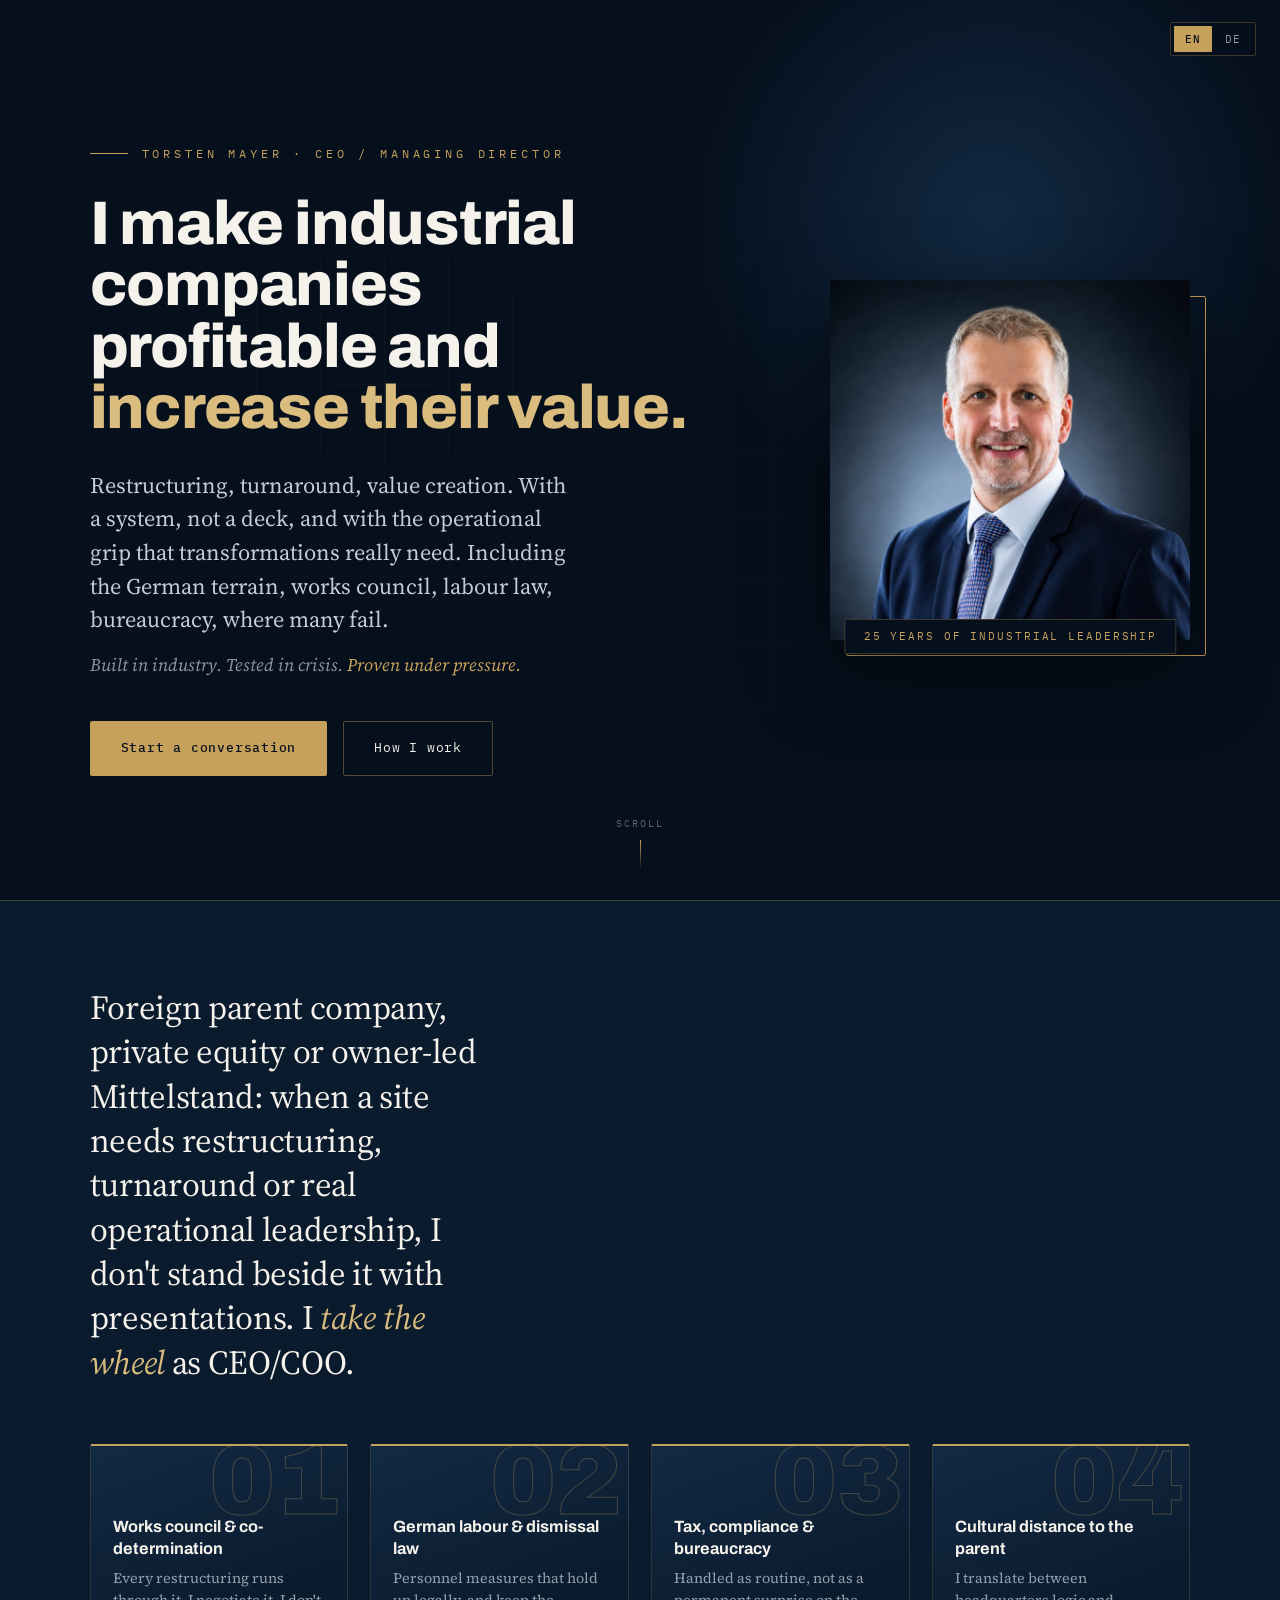
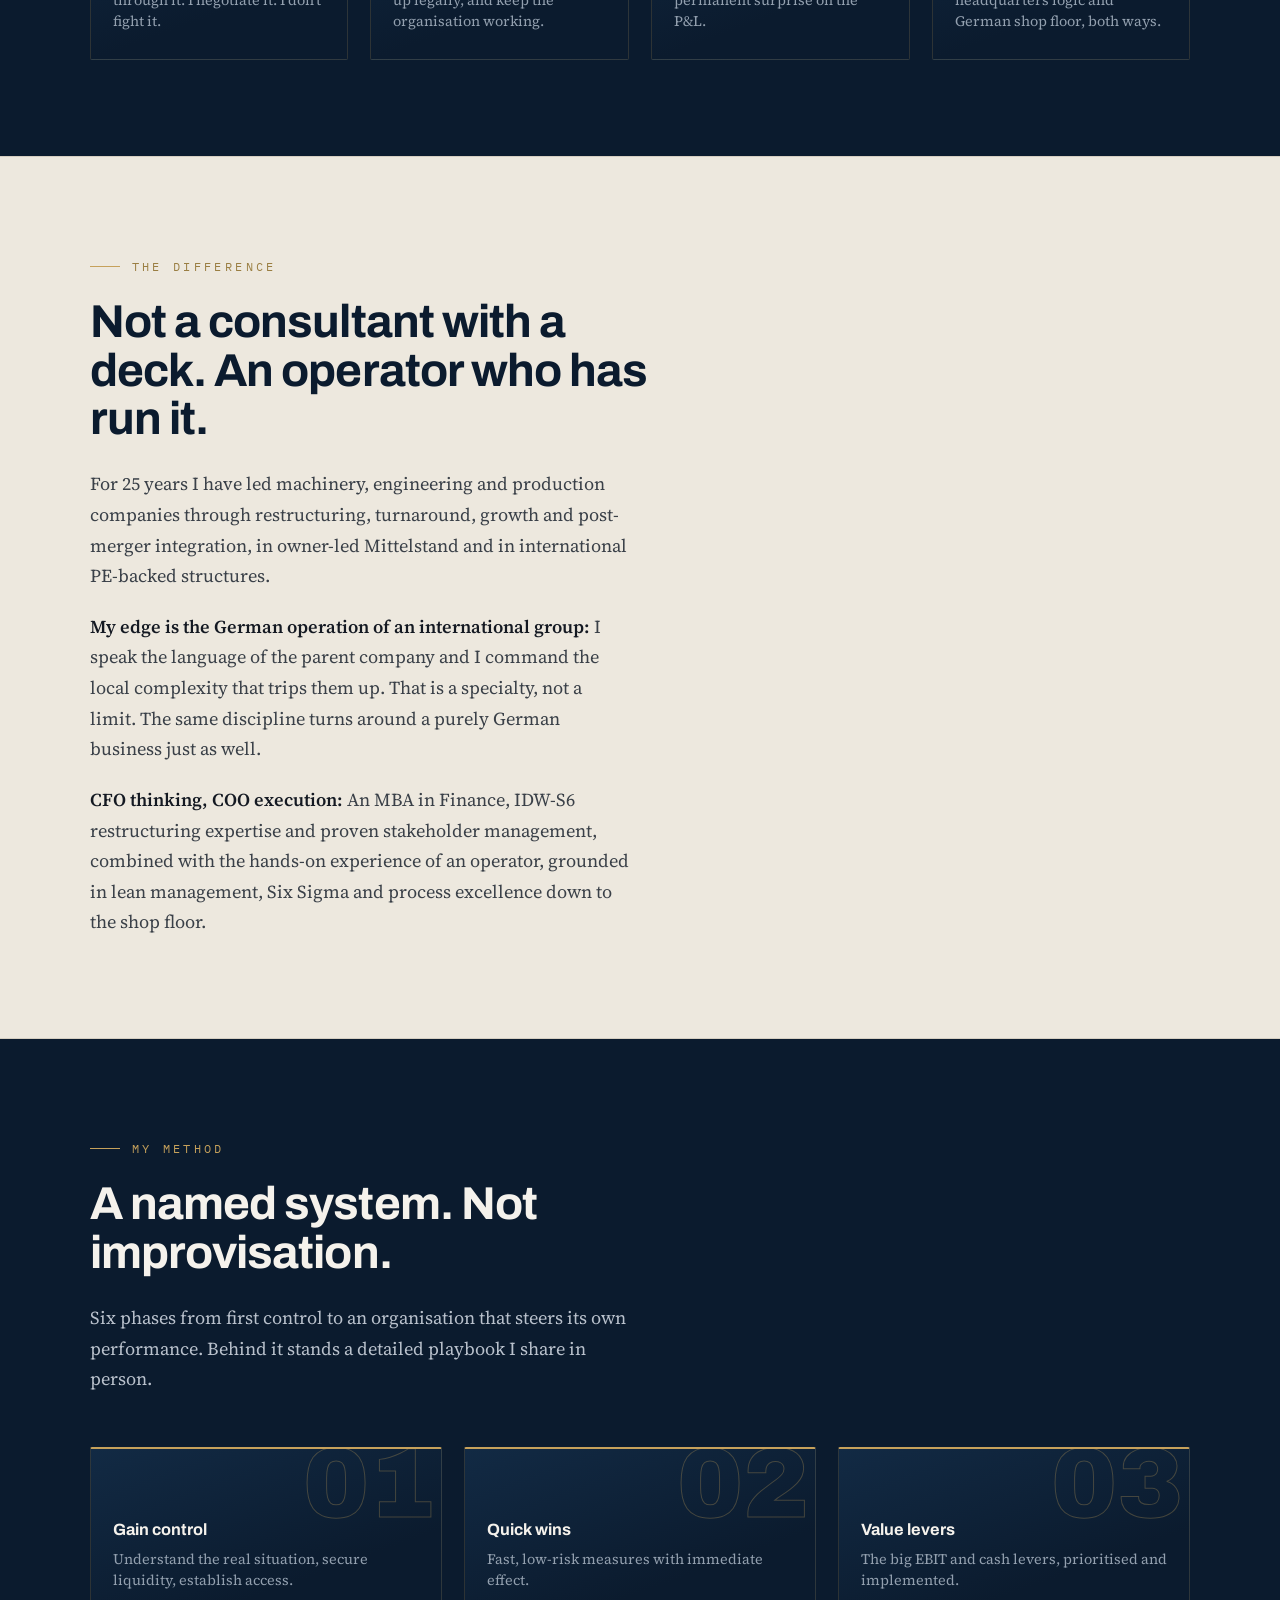
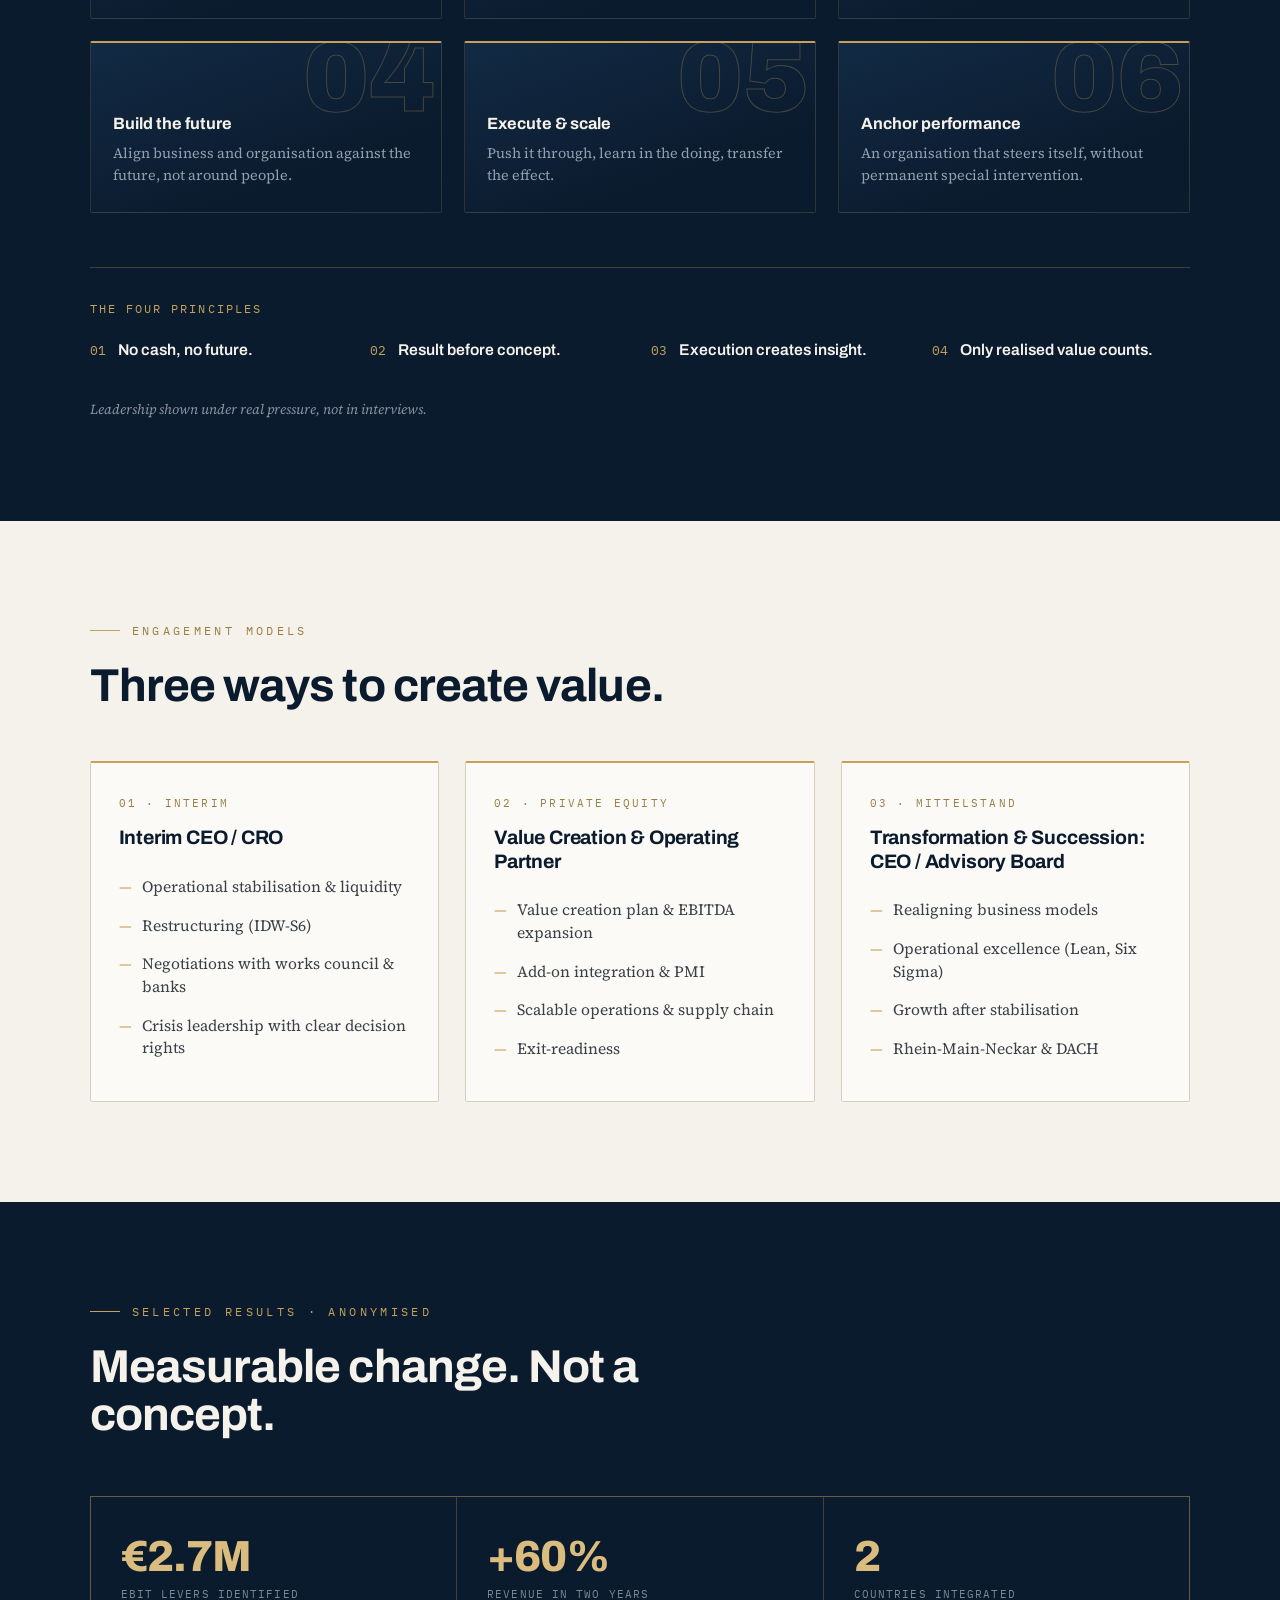
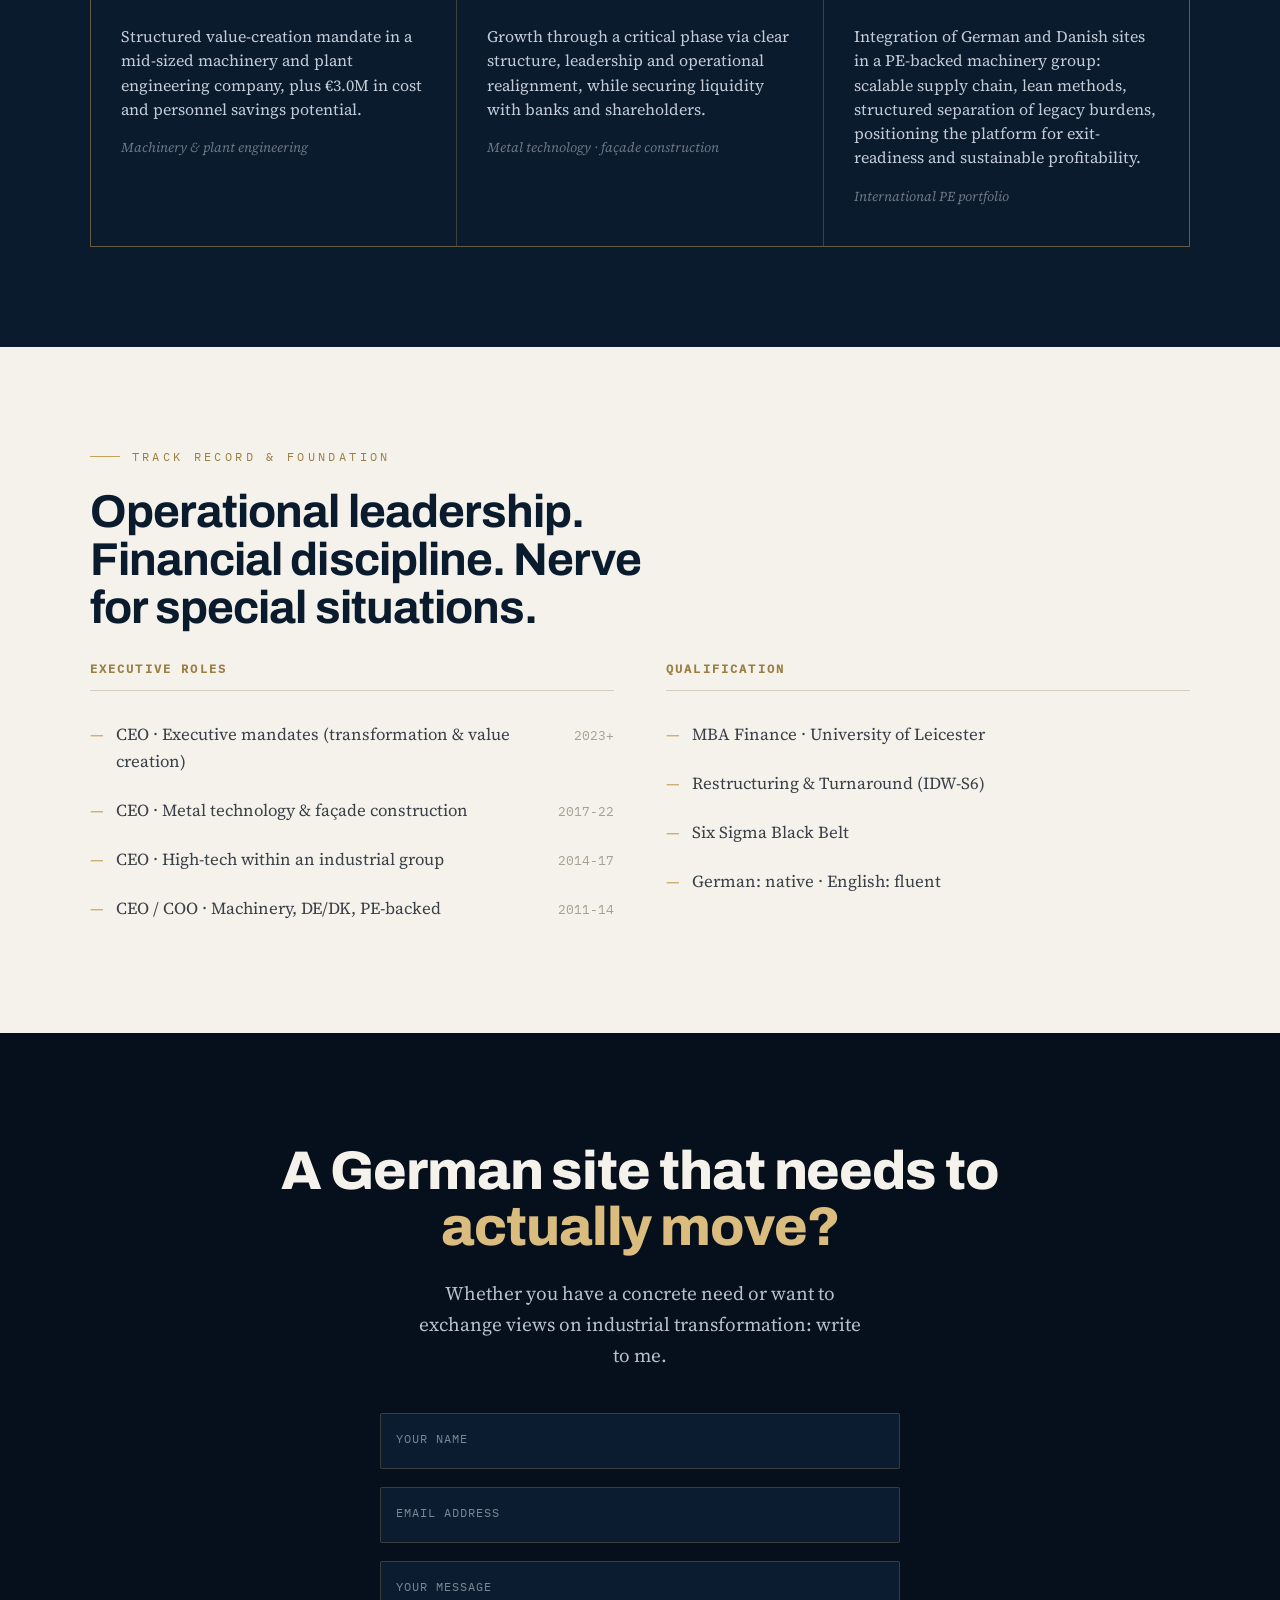
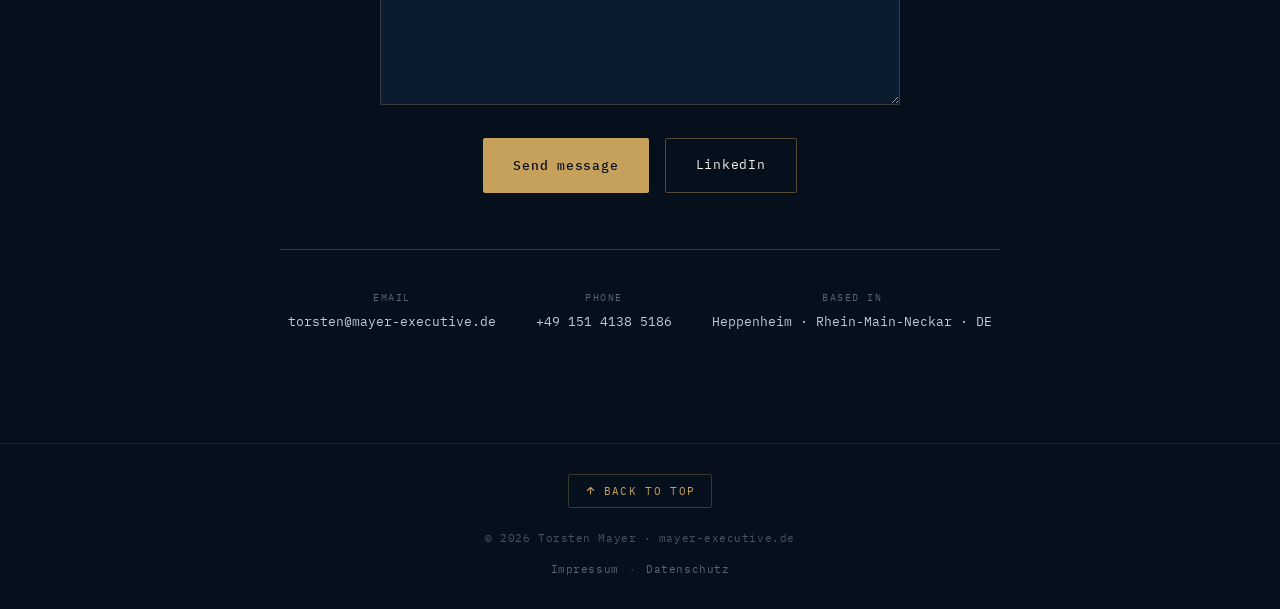
<file: index.html>
<!DOCTYPE html>
<html lang="en">
<head>
<meta charset="UTF-8">
<meta name="viewport" content="width=device-width, initial-scale=1.0">
<title>Torsten Mayer, Executive for German Operations of International Companies</title>
<meta name="description" content="Torsten Mayer makes the German operations of international companies actually profitable. 25 years of industrial leadership in restructuring, turnaround and operational transformation as CEO and COO.">
<link rel="canonical" href="https://mayer-executive.de/">

<!-- Open Graph -->
<meta property="og:type" content="website">
<meta property="og:title" content="Torsten Mayer, Executive for German Operations of International Companies">
<meta property="og:description" content="I make the German operations of international companies actually profitable. 25 years of industrial leadership as CEO and COO in restructuring, turnaround and operational transformation.">
<meta property="og:url" content="https://mayer-executive.de/">
<meta property="og:image" content="https://mayer-executive.de/og-executive.jpg">
<meta property="og:image:width" content="1200">
<meta property="og:image:height" content="630">
<meta property="og:image:alt" content="Torsten Mayer">
<meta property="og:site_name" content="Torsten Mayer">
<meta property="og:locale" content="en_US">
<meta property="og:locale:alternate" content="de_DE">

<!-- Twitter Card -->
<meta name="twitter:card" content="summary_large_image">
<meta name="twitter:title" content="Torsten Mayer, Executive for German Operations of International Companies">
<meta name="twitter:description" content="I make the German operations of international companies actually profitable. 25 years of industrial leadership as CEO and COO.">
<meta name="twitter:image" content="https://mayer-executive.de/og-executive.jpg">

<link rel="stylesheet" href="fonts.css">
<style>
  :root{
    --navy:#0B1B2E;
    --navy-deep:#060F1C;
    --navy-mid:#122A44;
    --gold:#C6A15B;
    --gold-bright:#D9BC7E;
    --paper:#F5F2EC;
    --paper-warm:#EDE8DE;
    --ink:#141922;
    --ink-soft:#3A4048;
    --line:#D5CEC1;
    --line-dark:rgba(198,161,91,0.28);
  }
  *{margin:0;padding:0;box-sizing:border-box}
  html{scroll-behavior:smooth}
  body{
    font-family:'Source Serif 4',Georgia,serif;
    color:var(--ink);
    background:var(--paper);
    line-height:1.6;
    -webkit-font-smoothing:antialiased;
    overflow-x:hidden;
  }
  .mono{font-family:'IBM Plex Mono',monospace}

  /* language visibility — controlled by body class */
  body.lang-en [data-lang="de"]{display:none !important}
  body.lang-de [data-lang="en"]{display:none !important}

  /* ---------- language switch ---------- */
  .lang-toggle{
    position:fixed;top:22px;right:24px;z-index:100;
    display:flex;gap:2px;
    background:rgba(6,15,28,0.72);
    backdrop-filter:blur(10px);
    border:1px solid var(--line-dark);
    border-radius:2px;padding:3px;
  }
  .lang-toggle button{
    font-family:'IBM Plex Mono',monospace;
    font-size:11px;letter-spacing:0.08em;
    background:none;border:none;color:#8A93A0;
    padding:6px 11px;cursor:pointer;border-radius:1px;
    transition:all .2s;
  }
  .lang-toggle button.active{background:var(--gold);color:var(--navy-deep);font-weight:500}
  .lang-toggle button:not(.active):hover{color:var(--paper)}

  /* ---------- hero ---------- */
  .hero{
    position:relative;
    background:var(--navy-deep);
    color:var(--paper);
    min-height:100vh;
    display:flex;flex-direction:column;
    justify-content:center;
    padding:110px 7vw 90px;
    overflow:hidden;
  }
  .hero-grid-bg{
    position:absolute;inset:0;
    background-image:
      linear-gradient(rgba(198,161,91,0.045) 1px,transparent 1px),
      linear-gradient(90deg,rgba(198,161,91,0.045) 1px,transparent 1px);
    background-size:64px 64px;
    mask-image:radial-gradient(ellipse 80% 70% at 30% 40%,black,transparent 85%);
    -webkit-mask-image:radial-gradient(ellipse 80% 70% at 30% 40%,black,transparent 85%);
  }
  .hero-glow{
    position:absolute;top:-15%;right:-5%;
    width:55vw;height:55vw;
    background:radial-gradient(circle,rgba(18,42,68,0.95),transparent 62%);
    pointer-events:none;
  }
  .hero-inner{
    position:relative;max-width:1160px;margin:0 auto;width:100%;
    display:grid;grid-template-columns:1.15fr 0.85fr;gap:56px;align-items:center;
  }
  .eyebrow{
    font-family:'IBM Plex Mono',monospace;
    font-size:12px;letter-spacing:0.32em;text-transform:uppercase;
    color:var(--gold);margin-bottom:30px;
    display:flex;align-items:center;gap:14px;
  }
  .eyebrow::before{content:"";width:38px;height:1px;background:var(--gold)}
  .hero h1{
    font-family:'Archivo',sans-serif;
    font-weight:800;
    font-size:clamp(2.3rem,4.8vw,4.2rem);
    line-height:1.0;letter-spacing:-0.02em;
    margin-bottom:30px;max-width:17ch;
  }
  .hero h1 .hl{color:var(--gold-bright)}
  .hero-sub{
    font-size:clamp(1.1rem,1.8vw,1.4rem);
    color:#C3CBD6;font-weight:400;
    max-width:44ch;line-height:1.5;margin-bottom:14px;
  }
  .hero-tag{
    font-family:'Source Serif 4',serif;font-style:italic;
    font-size:clamp(1rem,1.4vw,1.15rem);
    color:#8A93A0;margin-bottom:42px;
  }
  .hero-tag .proven{color:var(--gold);font-style:italic}
  .hero-cta{display:flex;gap:16px;flex-wrap:wrap;align-items:center}
  .btn{
    font-family:'IBM Plex Mono',monospace;
    font-size:13px;letter-spacing:0.06em;
    padding:16px 30px;border-radius:2px;
    text-decoration:none;cursor:pointer;border:1px solid transparent;
    transition:all .22s;display:inline-block;
  }
  .btn-gold{background:var(--gold);color:var(--navy-deep);font-weight:500}
  .btn-gold:hover{background:var(--gold-bright);transform:translateY(-2px)}
  .btn-ghost{border-color:rgba(198,161,91,0.4);color:var(--paper)}
  .btn-ghost:hover{border-color:var(--gold);background:rgba(198,161,91,0.08)}

  /* portrait */
  .hero-portrait{position:relative;justify-self:end;width:min(360px,100%)}
  .hero-portrait .frame{
    position:absolute;inset:0;
    transform:translate(16px,16px);
    border:1px solid var(--gold);
    border-radius:2px;
    pointer-events:none;
  }
  .hero-portrait img{
    display:block;width:100%;height:auto;
    border-radius:2px;
    box-shadow:0 30px 80px rgba(0,0,0,0.55);
    position:relative;
  }
  .hero-portrait .caption{
    position:absolute;bottom:-14px;left:50%;transform:translateX(-50%);
    background:var(--navy-deep);
    border:1px solid var(--line-dark);
    padding:8px 18px;border-radius:2px;
    font-family:'IBM Plex Mono',monospace;font-size:10.5px;
    letter-spacing:0.18em;text-transform:uppercase;color:var(--gold);
    white-space:nowrap;
  }

  .hero-scroll{
    position:absolute;bottom:30px;left:50%;transform:translateX(-50%);
    font-family:'IBM Plex Mono',monospace;font-size:10px;
    letter-spacing:0.2em;color:#5A6472;text-transform:uppercase;
    display:flex;flex-direction:column;align-items:center;gap:8px;
    text-decoration:none;cursor:pointer;transition:color .2s;
  }
  .hero-scroll:hover{color:var(--gold)}
  .hero-scroll::after{content:"";width:1px;height:30px;background:linear-gradient(var(--gold),transparent)}

  /* ---------- the problem strip (redesigned) ---------- */
  .strip{
    background:var(--navy);color:var(--paper);
    padding:84px 7vw 96px;border-top:1px solid var(--line-dark);
  }
  .strip-inner{max-width:1160px;margin:0 auto}
  .strip-lead{
    font-size:clamp(1.4rem,2.8vw,2.1rem);
    line-height:1.32;font-weight:400;max-width:26ch;
    letter-spacing:-0.01em;
  }
  .strip-lead .em{color:var(--gold-bright);font-style:italic}
  .strip-cards{
    display:grid;grid-template-columns:repeat(4,1fr);
    gap:22px;margin-top:60px;
  }
  .scard{
    position:relative;
    background:linear-gradient(160deg,var(--navy-mid),var(--navy) 70%);
    border:1px solid rgba(198,161,91,0.18);
    border-top:2px solid var(--gold);
    border-radius:2px;
    padding:70px 22px 26px;
    overflow:hidden;
    transition:transform .28s ease, border-color .28s ease, box-shadow .28s ease;
  }
  .scard:hover{transform:translateY(-6px);border-color:rgba(198,161,91,0.55);box-shadow:0 22px 50px rgba(0,0,0,0.4)}
  .scard .ghost{
    position:absolute;top:-14px;right:6px;
    font-family:'Archivo',sans-serif;font-weight:900;
    font-size:6.2rem;line-height:1;
    color:transparent;
    -webkit-text-stroke:1px rgba(198,161,91,0.30);
    user-select:none;pointer-events:none;
  }
  .scard .t{
    position:relative;
    font-family:'Archivo',sans-serif;font-weight:700;
    font-size:1.02rem;line-height:1.35;color:var(--paper);
    margin-bottom:8px;
  }
  .scard .d{
    position:relative;
    font-size:0.9rem;color:#93A0AF;line-height:1.5;
  }

  /* ---------- method / system (reuses .scard) ---------- */
  .method{background:var(--navy);color:var(--paper)}
  .method .sec-eyebrow{color:var(--gold)}
  .method .sec-title{color:var(--paper)}
  .method-lead{font-size:1.14rem;color:#B9C1CC;max-width:60ch;line-height:1.68;margin-top:10px}
  .phase-grid{display:grid;grid-template-columns:repeat(3,1fr);gap:22px;margin-top:52px}
  .principles{margin-top:54px;border-top:1px solid var(--line-dark);padding-top:32px}
  .principles-label{font-family:'IBM Plex Mono',monospace;font-size:0.72rem;letter-spacing:0.18em;text-transform:uppercase;color:var(--gold);margin-bottom:20px}
  .principles-grid{display:grid;grid-template-columns:repeat(4,1fr);gap:22px}
  .principle{display:flex;gap:12px;align-items:baseline}
  .principle .pn{font-family:'IBM Plex Mono',monospace;font-size:0.8rem;color:var(--gold);flex-shrink:0}
  .principle .pt{font-family:'Archivo',sans-serif;font-weight:600;font-size:0.98rem;color:var(--paper);line-height:1.35}
  .method-close{margin-top:38px;font-size:0.86rem;color:#8A93A0;font-style:italic}
  @media(max-width:860px){.phase-grid{grid-template-columns:repeat(2,1fr)}.principles-grid{grid-template-columns:repeat(2,1fr)}}
  @media(max-width:520px){.phase-grid{grid-template-columns:1fr}.principles-grid{grid-template-columns:1fr}}

  /* ---------- section base (light) ---------- */
  .sec{padding:100px 7vw}
  .sec-inner{max-width:1160px;margin:0 auto}
  .sec-eyebrow{
    font-family:'IBM Plex Mono',monospace;
    font-size:12px;letter-spacing:0.28em;text-transform:uppercase;
    color:#9A7E42;margin-bottom:22px;
    display:flex;align-items:center;gap:12px;
  }
  .sec-eyebrow::before{content:"";width:30px;height:1px;background:var(--gold)}
  .sec-title{
    font-family:'Archivo',sans-serif;font-weight:700;
    font-size:clamp(1.9rem,3.6vw,3rem);
    line-height:1.05;letter-spacing:-0.02em;
    color:var(--navy);margin-bottom:26px;max-width:22ch;
  }
  .sec-body{font-size:1.14rem;color:var(--ink-soft);max-width:60ch;line-height:1.68}
  .sec-body p+p{margin-top:20px}
  .sec-body .strong{color:var(--ink);font-weight:600}

  /* niche section split */
  .niche{background:var(--paper-warm);border-top:1px solid var(--line);border-bottom:1px solid var(--line)}
  .niche-grid{display:grid;grid-template-columns:1.05fr 0.95fr;gap:60px;align-items:start}
  .niche-points{margin-top:14px;position:relative;padding-left:8px}
  .niche-points::before{
    content:"";position:absolute;left:29px;top:28px;bottom:28px;
    width:1px;background:linear-gradient(var(--gold) 0%,rgba(198,161,91,0.25) 100%);
  }
  .npoint{
    display:flex;gap:22px;padding:20px 18px 20px 0;position:relative;
    border-radius:2px;transition:background .25s,transform .25s;
  }
  .npoint:hover{background:rgba(198,161,91,0.07);transform:translateX(6px)}
  .npoint .ic{
    flex-shrink:0;width:44px;height:44px;
    background:var(--navy);color:var(--gold-bright);
    border:1px solid var(--gold);
    border-radius:2px;display:flex;align-items:center;justify-content:center;
    font-family:'Archivo',sans-serif;font-size:1.05rem;font-weight:800;
    position:relative;z-index:1;
    box-shadow:0 6px 18px rgba(11,27,46,0.25);
  }
  .npoint h4{font-family:'Archivo',sans-serif;font-size:1.08rem;font-weight:700;color:var(--navy);margin-bottom:5px;letter-spacing:-0.01em}
  .npoint p{font-size:0.98rem;color:var(--ink-soft);line-height:1.5;max-width:42ch}

  /* ---------- proof / cases ---------- */
  .cases{background:var(--navy);color:var(--paper)}
  .cases .sec-eyebrow{color:var(--gold)}
  .cases .sec-title{color:var(--paper)}
  .case-grid{display:grid;grid-template-columns:repeat(3,1fr);gap:1px;background:var(--line-dark);margin-top:56px;border:1px solid var(--line-dark)}
  .case{background:var(--navy);padding:38px 30px;position:relative}
  .case .metric{
    font-family:'Archivo',sans-serif;font-weight:800;
    font-size:clamp(2rem,3.4vw,2.9rem);color:var(--gold-bright);
    letter-spacing:-0.02em;line-height:1;margin-bottom:8px;
  }
  .case .metric-label{font-family:'IBM Plex Mono',monospace;font-size:11px;letter-spacing:0.1em;color:#7C8794;text-transform:uppercase;margin-bottom:20px}
  .case .desc{font-size:1rem;color:#C3CBD6;line-height:1.52}
  .case .ctx{margin-top:16px;font-size:0.85rem;color:#6D7784;font-style:italic}

  /* ---------- credentials ---------- */
  .creds{background:var(--paper)}
  .cred-grid{display:grid;grid-template-columns:repeat(2,1fr);gap:52px;margin-top:20px}
  .cred-block h3{
    font-family:'IBM Plex Mono',monospace;font-size:12px;letter-spacing:0.18em;
    text-transform:uppercase;color:#9A7E42;margin-bottom:20px;padding-bottom:12px;
    border-bottom:1px solid var(--line);
  }
  .cred-list{list-style:none}
  .cred-list li{padding:11px 0;font-size:1.05rem;color:var(--ink-soft);display:flex;gap:12px;align-items:baseline}
  .cred-list li::before{content:"—";color:var(--gold);flex-shrink:0}
  .cred-list li .yr{margin-left:auto;font-family:'IBM Plex Mono',monospace;font-size:0.82rem;color:#A8A090}

  /* ---------- contact ---------- */
  .contact{background:var(--navy-deep);color:var(--paper);text-align:center;padding:110px 7vw}
  .contact-inner{max-width:720px;margin:0 auto}
  .contact h2{
    font-family:'Archivo',sans-serif;font-weight:800;
    font-size:clamp(2rem,4.4vw,3.4rem);line-height:1.02;
    letter-spacing:-0.02em;margin-bottom:24px;
  }
  .contact h2 .hl{color:var(--gold-bright)}
  .contact p{font-size:1.2rem;color:#B8C0CB;margin-bottom:42px;max-width:46ch;margin-left:auto;margin-right:auto}
  .contact-form{max-width:520px;margin:0 auto 56px;text-align:left}
  .cf-row{position:relative;margin-bottom:18px}
  .cf-row input,.cf-row textarea{
    width:100%;background:rgba(18,42,68,0.5);
    border:1px solid rgba(198,161,91,0.25);border-radius:2px;
    color:var(--paper);font-family:'Source Serif 4',serif;font-size:1rem;
    padding:22px 16px 10px;outline:none;transition:border-color .2s;
    resize:vertical;
  }
  .cf-row input:focus,.cf-row textarea:focus{border-color:var(--gold)}
  .cf-row label{
    position:absolute;left:16px;top:16px;
    font-family:'IBM Plex Mono',monospace;font-size:12px;letter-spacing:0.08em;
    color:#7C8794;pointer-events:none;transition:all .18s;text-transform:uppercase;
  }
  .cf-row input:focus+label,.cf-row textarea:focus+label,
  .cf-row input:not(:placeholder-shown)+label,.cf-row textarea:not(:placeholder-shown)+label{
    top:6px;font-size:9.5px;color:var(--gold);
  }
  .cf-actions{display:flex;gap:16px;justify-content:center;flex-wrap:wrap;margin-top:26px}
  .cf-actions .btn{border:none}
  .cf-actions .btn-ghost{border:1px solid rgba(198,161,91,0.4)}
  .contact-meta{
    display:flex;gap:40px;justify-content:center;flex-wrap:wrap;
    padding-top:40px;border-top:1px solid var(--line-dark);
    font-family:'IBM Plex Mono',monospace;font-size:13px;color:#8A93A0;
  }
  .contact-meta a{color:#C3CBD6;text-decoration:none;transition:color .2s}
  .contact-meta a:hover{color:var(--gold)}
  .contact-meta .lbl{color:#5A6472;display:block;font-size:10px;letter-spacing:0.15em;margin-bottom:6px;text-transform:uppercase}

  footer{background:var(--navy-deep);color:#4A5462;text-align:center;padding:30px;font-family:'IBM Plex Mono',monospace;font-size:11px;letter-spacing:0.05em;border-top:1px solid rgba(198,161,91,0.12)}
  .to-top{
    display:inline-flex;align-items:center;gap:8px;
    margin-bottom:22px;
    font-family:'IBM Plex Mono',monospace;
    font-size:11px;letter-spacing:0.12em;text-transform:uppercase;
    color:var(--gold);background:none;
    border:1px solid var(--line-dark);border-radius:2px;
    padding:9px 16px;cursor:pointer;
    transition:all .2s;
  }
  .to-top:hover{background:var(--gold);color:var(--navy-deep);border-color:var(--gold)}
  .to-top svg{width:11px;height:11px}
  .footer-legal{margin-top:14px;font-size:11px;letter-spacing:0.05em}
  .footer-legal a{color:#5A6474;text-decoration:none;transition:color .2s}
  .footer-legal a:hover{color:var(--gold)}
  .footer-legal .sep{color:#333B47;margin:0 10px}

  /* ---------- pillars ---------- */
  .pillars{background:var(--paper)}
  .pgrid{display:grid;grid-template-columns:repeat(3,1fr);gap:26px;margin-top:50px}
  .pcard{
    background:#FBFAF6;border:1px solid var(--line);border-top:2px solid var(--gold);
    border-radius:2px;padding:32px 28px;
    transition:transform .25s,box-shadow .25s;
  }
  .pcard:hover{transform:translateY(-6px);box-shadow:0 18px 40px rgba(20,25,34,0.09)}
  .pcard .ptag{
    font-family:'IBM Plex Mono',monospace;font-size:11px;letter-spacing:0.2em;
    text-transform:uppercase;color:#9A7E42;margin-bottom:14px;
  }
  .pcard h3{
    font-family:'Archivo',sans-serif;font-weight:700;font-size:1.22rem;
    color:var(--navy);letter-spacing:-0.01em;line-height:1.2;margin-bottom:18px;
  }
  .pcard ul{list-style:none}
  .pcard li{
    padding:8px 0;font-size:0.98rem;color:var(--ink-soft);
    display:flex;gap:10px;align-items:baseline;line-height:1.45;
  }
  .pcard li::before{content:"—";color:var(--gold);flex-shrink:0}

  /* reveal */
  .reveal{opacity:0;transform:translateY(24px);transition:opacity .7s ease,transform .7s ease}
  .reveal.in{opacity:1;transform:none}

  @media(max-width:960px){
    .hero-inner{grid-template-columns:1fr;gap:44px}
    .hero-portrait{justify-self:start;width:min(300px,80%)}
  }
  @media(max-width:860px){
    .strip-cards{grid-template-columns:repeat(2,1fr)}
    .case-grid{grid-template-columns:1fr}
    .pgrid{grid-template-columns:1fr}
    .niche-grid{grid-template-columns:1fr;gap:36px}
    .cred-grid{grid-template-columns:1fr;gap:36px}
    .contact-meta{gap:26px}
    .sec{padding:72px 7vw}
    .hero{padding:100px 7vw 70px}
  }
  @media(max-width:520px){
    .strip-cards{grid-template-columns:1fr}
  }
  @media(prefers-reduced-motion:reduce){
    .reveal{transition:none;opacity:1;transform:none}
    .scard{transition:none}
    html{scroll-behavior:auto}
  }
</style>
<!-- Privacy-friendly analytics by Plausible -->
<script async src="https://plausible.io/js/pa-zeHV8d8W6oB7WSeSD67QY.js"></script>
<script>
  window.plausible=window.plausible||function(){(plausible.q=plausible.q||[]).push(arguments)},plausible.init=plausible.init||function(i){plausible.o=i||{}};
  plausible.init()
</script>
</head>
<body class="lang-en">

<div class="lang-toggle">
  <button id="btn-en" class="active" onclick="setLang('en')">EN</button>
  <button id="btn-de" onclick="setLang('de')">DE</button>
</div>

<!-- ===================== HERO ===================== -->
<header class="hero">
  <div class="hero-grid-bg"></div>
  <div class="hero-glow"></div>
  <div class="hero-inner">
    <div>
      <div class="eyebrow">
        <span data-lang="en">Torsten Mayer · CEO / Managing Director</span>
        <span data-lang="de">Torsten Mayer · CEO / Geschäftsführer</span>
      </div>
      <h1>
        <span data-lang="en">I make industrial companies profitable and <span class="hl">increase their value.</span></span>
        <span data-lang="de">Ich mache Industrieunternehmen profitabel und <span class="hl">steigere ihren Wert.</span></span>
      </h1>
      <p class="hero-sub">
        <span data-lang="en">Restructuring, turnaround, value creation. With a system, not a deck, and with the operational grip that transformations really need. Including the German terrain, works council, labour law, bureaucracy, where many fail.</span>
        <span data-lang="de">Restrukturierung, Turnaround, Wertsteigerung. Mit einem System, nicht mit Präsentationen, und mit dem operativen Zugriff, den Transformationen wirklich brauchen. Auch auf dem deutschen Terrain, Betriebsrat, Arbeitsrecht, Bürokratie, auf dem viele scheitern.</span>
      </p>
      <p class="hero-tag">
        <span data-lang="en">Built in industry. Tested in crisis. <span class="proven">Proven under pressure.</span></span>
        <span data-lang="de">Built in industry. Tested in crisis. <span class="proven">Proven under pressure.</span></span>
      </p>
      <div class="hero-cta">
        <a href="#contact" class="btn btn-gold">
          <span data-lang="en">Start a conversation</span>
          <span data-lang="de">Gespräch beginnen</span>
        </a>
        <a href="#niche" class="btn btn-ghost">
          <span data-lang="en">How I work</span>
          <span data-lang="de">Wie ich arbeite</span>
        </a>
      </div>
    </div>
    <div class="hero-portrait">
      <div class="frame"></div>
      <img src="hero-portrait.jpg" alt="Torsten Mayer">
      <div class="caption">
        <span data-lang="en">25 years of industrial leadership</span>
        <span data-lang="de">25 Jahre Führung in der Industrie</span>
      </div>
    </div>
  </div>
  <a href="#terrain" class="hero-scroll" aria-label="Scroll down">
    <span data-lang="en">Scroll</span><span data-lang="de">Weiter</span>
  </a>
</header>

<!-- ===================== PROBLEM STRIP ===================== -->
<section class="strip" id="terrain">
  <div class="strip-inner">
    <p class="strip-lead reveal">
      <span data-lang="en">Foreign parent company, private equity or owner-led Mittelstand: when a site needs restructuring, turnaround or real operational leadership, I don't stand beside it with presentations. I <span class="em">take the wheel</span> as CEO/COO.</span>
      <span data-lang="de">Ob ausländische Konzernmutter, Private Equity oder inhabergeführter Mittelstand: Wenn ein Standort Restrukturierung, Turnaround oder echte operative Führung braucht, stehe ich nicht mit Präsentationen an der Seite, sondern als CEO/COO <span class="em">am Steuer</span>.</span>
    </p>
    <div class="strip-cards reveal">
      <div class="scard">
        <div class="ghost">01</div>
        <div class="t"><span data-lang="en">Works council & co-determination</span><span data-lang="de">Betriebsrat & Mitbestimmung</span></div>
        <div class="d"><span data-lang="en">Every restructuring runs through it. I negotiate it. I don't fight it.</span><span data-lang="de">Jede Restrukturierung läuft hier durch. Ich verhandle das. Ich bekämpfe es nicht.</span></div>
      </div>
      <div class="scard">
        <div class="ghost">02</div>
        <div class="t"><span data-lang="en">German labour & dismissal law</span><span data-lang="de">Arbeits- & Kündigungsrecht</span></div>
        <div class="d"><span data-lang="en">Personnel measures that hold up legally, and keep the organisation working.</span><span data-lang="de">Personalmaßnahmen, die rechtlich halten, und die Organisation arbeitsfähig lassen.</span></div>
      </div>
      <div class="scard">
        <div class="ghost">03</div>
        <div class="t"><span data-lang="en">Tax, compliance & bureaucracy</span><span data-lang="de">Steuern, Compliance & Bürokratie</span></div>
        <div class="d"><span data-lang="en">Handled as routine, not as a permanent surprise on the P&L.</span><span data-lang="de">Als Routine gemanagt, nicht als Dauerüberraschung in der GuV.</span></div>
      </div>
      <div class="scard">
        <div class="ghost">04</div>
        <div class="t"><span data-lang="en">Cultural distance to the parent</span><span data-lang="de">Kulturelle Distanz zur Mutter</span></div>
        <div class="d"><span data-lang="en">I translate between headquarters logic and German shop floor, both ways.</span><span data-lang="de">Ich übersetze zwischen Zentrale und deutschem Shopfloor, in beide Richtungen.</span></div>
      </div>
    </div>
  </div>
</section>

<!-- ===================== NICHE / POSITIONING ===================== -->
<section class="sec niche" id="niche">
  <div class="sec-inner">
    <div class="niche-text">
      <div>
        <div class="sec-eyebrow reveal"><span data-lang="en">The difference</span><span data-lang="de">Der Unterschied</span></div>
        <h2 class="sec-title reveal">
          <span data-lang="en">Not a consultant with a deck. An operator who has run it.</span>
          <span data-lang="de">Kein Berater mit Präsentation. Ein Macher, der es geführt hat.</span>
        </h2>
        <div class="sec-body reveal">
          <p data-lang="en">For 25 years I have led machinery, engineering and production companies through restructuring, turnaround, growth and post-merger integration, in owner-led Mittelstand and in international PE-backed structures.</p>
          <p data-lang="en"><span class="strong">My edge is the German operation of an international group:</span> I speak the language of the parent company and I command the local complexity that trips them up. That is a specialty, not a limit. The same discipline turns around a purely German business just as well.</p>
          <p data-lang="de">Seit 25 Jahren führe ich Maschinenbau-, Engineering- und Produktionsunternehmen durch Restrukturierung, Turnaround, Wachstum und Post-Merger-Integration, im inhabergeführten Mittelstand und in internationalen PE-Strukturen.</p>
          <p data-lang="de"><span class="strong">Meine Stärke ist der deutsche Standort einer internationalen Gruppe:</span> Ich spreche die Sprache der Mutter und beherrsche die lokale Komplexität, an der sie scheitert. Das ist ein Schwerpunkt, keine Grenze. Dieselbe Disziplin dreht auch ein rein deutsches Unternehmen.</p>
          <p data-lang="en"><span class="strong">CFO thinking, COO execution:</span> An MBA in Finance, IDW-S6 restructuring expertise and proven stakeholder management, combined with the hands-on experience of an operator, grounded in lean management, Six Sigma and process excellence down to the shop floor.</p>
          <p data-lang="de"><span class="strong">CFO-Denken, COO-Umsetzung:</span> MBA in Finance, IDW-S6-Restrukturierungsexpertise und belastbares Stakeholder-Management, verbunden mit der Hands-on-Erfahrung des Operators, fundiert durch Lean Management, Six Sigma und Prozessexzellenz bis auf den Shopfloor.</p>
        </div>
      </div>
    </div>
  </div>
</section>

<!-- ===================== METHOD / SYSTEM ===================== -->
<section class="sec method" id="method">
  <div class="sec-inner">
    <div class="sec-eyebrow reveal"><span data-lang="en">My method</span><span data-lang="de">Meine Methodik</span></div>
    <h2 class="sec-title reveal">
      <span data-lang="en">A named system. Not improvisation.</span>
      <span data-lang="de">Ein benanntes System. Keine Improvisation.</span>
    </h2>
    <p class="method-lead reveal">
      <span data-lang="en">Six phases from first control to an organisation that steers its own performance. Behind it stands a detailed playbook I share in person.</span>
      <span data-lang="de">Sechs Phasen von der ersten Kontrolle bis zu einer Organisation, die ihre Leistung selbst steuert. Dahinter steht ein ausführliches Playbook, das ich im persönlichen Gespräch teile.</span>
    </p>
    <div class="phase-grid">
      <div class="scard reveal">
        <div class="ghost">01</div>
        <div class="t"><span data-lang="en">Gain control</span><span data-lang="de">Kontrolle gewinnen</span></div>
        <div class="d"><span data-lang="en">Understand the real situation, secure liquidity, establish access.</span><span data-lang="de">Lage klären, Liquidität sichern, Zugriff herstellen.</span></div>
      </div>
      <div class="scard reveal">
        <div class="ghost">02</div>
        <div class="t"><span data-lang="en">Quick wins</span><span data-lang="de">Quick Wins</span></div>
        <div class="d"><span data-lang="en">Fast, low-risk measures with immediate effect.</span><span data-lang="de">Schnelle, risikoarme Maßnahmen mit sofortiger Wirkung.</span></div>
      </div>
      <div class="scard reveal">
        <div class="ghost">03</div>
        <div class="t"><span data-lang="en">Value levers</span><span data-lang="de">Werthebel</span></div>
        <div class="d"><span data-lang="en">The big EBIT and cash levers, prioritised and implemented.</span><span data-lang="de">Die großen EBIT- und Cash-Hebel, priorisiert und umgesetzt.</span></div>
      </div>
      <div class="scard reveal">
        <div class="ghost">04</div>
        <div class="t"><span data-lang="en">Build the future</span><span data-lang="de">Zukunft bauen</span></div>
        <div class="d"><span data-lang="en">Align business and organisation against the future, not around people.</span><span data-lang="de">Geschäft und Organisation gegen die Zukunft ausrichten, nicht um Personen herum.</span></div>
      </div>
      <div class="scard reveal">
        <div class="ghost">05</div>
        <div class="t"><span data-lang="en">Execute & scale</span><span data-lang="de">Umsetzen & skalieren</span></div>
        <div class="d"><span data-lang="en">Push it through, learn in the doing, transfer the effect.</span><span data-lang="de">Durchziehen, im Tun lernen, Wirkung übertragen.</span></div>
      </div>
      <div class="scard reveal">
        <div class="ghost">06</div>
        <div class="t"><span data-lang="en">Anchor performance</span><span data-lang="de">Leistung verankern</span></div>
        <div class="d"><span data-lang="en">An organisation that steers itself, without permanent special intervention.</span><span data-lang="de">Eine Organisation, die sich selbst steuert, ohne dauernde Sondereingriffe.</span></div>
      </div>
    </div>
    <div class="principles reveal">
      <div class="principles-label"><span data-lang="en">The four principles</span><span data-lang="de">Die vier Prinzipien</span></div>
      <div class="principles-grid">
        <div class="principle"><span class="pn">01</span><span class="pt"><span data-lang="en">No cash, no future.</span><span data-lang="de">Ohne Cash keine Zukunft.</span></span></div>
        <div class="principle"><span class="pn">02</span><span class="pt"><span data-lang="en">Result before concept.</span><span data-lang="de">Ergebnis vor Konzept.</span></span></div>
        <div class="principle"><span class="pn">03</span><span class="pt"><span data-lang="en">Execution creates insight.</span><span data-lang="de">Umsetzung schafft Erkenntnis.</span></span></div>
        <div class="principle"><span class="pn">04</span><span class="pt"><span data-lang="en">Only realised value counts.</span><span data-lang="de">Nur umgesetzter Wert zählt.</span></span></div>
      </div>
    </div>
    <p class="method-close reveal">
      <span data-lang="en">Leadership shown under real pressure, not in interviews.</span>
      <span data-lang="de">Führung zeigt sich unter echter Last, nicht im Interview.</span>
    </p>
  </div>
</section>

<!-- ===================== PILLARS ===================== -->
<section class="sec pillars">
  <div class="sec-inner">
    <div class="sec-eyebrow reveal"><span data-lang="en">Engagement models</span><span data-lang="de">Zusammenarbeit</span></div>
    <h2 class="sec-title reveal"><span data-lang="en">Three ways to create value.</span><span data-lang="de">Drei Wege, Wert zu schaffen.</span></h2>
    <div class="pgrid">
      <div class="pcard reveal">
        <div class="ptag">01 · Interim</div>
        <h3><span data-lang="en">Interim CEO / CRO</span><span data-lang="de">Interim CEO / CRO</span></h3>
        <ul>
          <li><span data-lang="en">Operational stabilisation & liquidity</span><span data-lang="de">Operative Stabilisierung & Liquidität</span></li>
          <li><span data-lang="en">Restructuring (IDW-S6)</span><span data-lang="de">Restrukturierung (IDW-S6)</span></li>
          <li><span data-lang="en">Negotiations with works council & banks</span><span data-lang="de">Verhandlungen mit Betriebsrat & Banken</span></li>
          <li><span data-lang="en">Crisis leadership with clear decision rights</span><span data-lang="de">Krisenführung mit klaren Entscheidungswegen</span></li>
        </ul>
      </div>
      <div class="pcard reveal">
        <div class="ptag">02 · Private Equity</div>
        <h3><span data-lang="en">Value Creation & Operating Partner</span><span data-lang="de">Value Creation & Operating Partner</span></h3>
        <ul>
          <li><span data-lang="en">Value creation plan & EBITDA expansion</span><span data-lang="de">Value-Creation-Plan & EBITDA-Expansion</span></li>
          <li><span data-lang="en">Add-on integration & PMI</span><span data-lang="de">Add-on-Integration & PMI</span></li>
          <li><span data-lang="en">Scalable operations & supply chain</span><span data-lang="de">Skalierbare Operations & Supply Chain</span></li>
          <li><span data-lang="en">Exit-readiness</span><span data-lang="de">Exit-Readiness</span></li>
        </ul>
      </div>
      <div class="pcard reveal">
        <div class="ptag">03 · Mittelstand</div>
        <h3><span data-lang="en">Transformation & Succession: CEO / Advisory Board</span><span data-lang="de">Transformation & Nachfolge: CEO / Beirat</span></h3>
        <ul>
          <li><span data-lang="en">Realigning business models</span><span data-lang="de">Neuausrichtung von Geschäftsmodellen</span></li>
          <li><span data-lang="en">Operational excellence (Lean, Six Sigma)</span><span data-lang="de">Operative Exzellenz (Lean, Six Sigma)</span></li>
          <li><span data-lang="en">Growth after stabilisation</span><span data-lang="de">Wachstum nach Stabilisierung</span></li>
          <li><span data-lang="en">Rhein-Main-Neckar & DACH</span><span data-lang="de">Rhein-Main-Neckar & DACH</span></li>
        </ul>
      </div>
    </div>
  </div>
</section>

<!-- ===================== PROOF / CASES ===================== -->
<section class="sec cases">
  <div class="sec-inner">
    <div class="sec-eyebrow reveal"><span data-lang="en">Selected results · anonymised</span><span data-lang="de">Ausgewählte Ergebnisse · anonymisiert</span></div>
    <h2 class="sec-title reveal"><span data-lang="en">Measurable change. Not a concept.</span><span data-lang="de">Messbare Veränderung. Kein Konzept.</span></h2>
    <div class="case-grid">
      <div class="case reveal">
        <div class="metric">€2.7M</div>
        <div class="metric-label"><span data-lang="en">EBIT levers identified</span><span data-lang="de">EBIT-Hebel identifiziert</span></div>
        <div class="desc"><span data-lang="en">Structured value-creation mandate in a mid-sized machinery and plant engineering company, plus €3.0M in cost and personnel savings potential.</span><span data-lang="de">Strukturiertes Value-Creation-Mandat in einem mittelständischen Maschinen- und Anlagenbauunternehmen, plus €3,0 Mio. Personal- und Kosteneinsparpotenzial.</span></div>
        <div class="ctx"><span data-lang="en">Machinery & plant engineering</span><span data-lang="de">Maschinen- & Anlagenbau</span></div>
      </div>
      <div class="case reveal">
        <div class="metric">+60%</div>
        <div class="metric-label"><span data-lang="en">Revenue in two years</span><span data-lang="de">Umsatz in zwei Jahren</span></div>
        <div class="desc"><span data-lang="en">Growth through a critical phase via clear structure, leadership and operational realignment, while securing liquidity with banks and shareholders.</span><span data-lang="de">Wachstum durch eine kritische Phase mit klarer Struktur, Führung und operativer Neuausrichtung, bei gleichzeitiger Liquiditätssicherung mit Banken und Gesellschaftern.</span></div>
        <div class="ctx"><span data-lang="en">Metal technology · façade construction</span><span data-lang="de">Metalltechnik · Fassadenbau</span></div>
      </div>
      <div class="case reveal">
        <div class="metric">2</div>
        <div class="metric-label"><span data-lang="en">Countries integrated</span><span data-lang="de">Länder integriert</span></div>
        <div class="desc"><span data-lang="en">Integration of German and Danish sites in a PE-backed machinery group: scalable supply chain, lean methods, structured separation of legacy burdens, positioning the platform for exit-readiness and sustainable profitability.</span><span data-lang="de">Integration deutscher und dänischer Standorte in einer PE-geführten Maschinenbaugruppe: skalierbare Supply Chain, Lean-Methoden, strukturierte Abtrennung von Altlasten, Positionierung auf Exit-Readiness und nachhaltige Profitabilität.</span></div>
        <div class="ctx"><span data-lang="en">International PE portfolio</span><span data-lang="de">Internationales PE-Portfolio</span></div>
      </div>
    </div>
  </div>
</section>

<!-- ===================== CREDENTIALS ===================== -->
<section class="sec creds">
  <div class="sec-inner">
    <div class="sec-eyebrow reveal"><span data-lang="en">Track record & foundation</span><span data-lang="de">Erfahrung & Fundament</span></div>
    <h2 class="sec-title reveal"><span data-lang="en">Operational leadership. Financial discipline. Nerve for special situations.</span><span data-lang="de">Operative Führung. Finanzielle Disziplin. Nerv für Sondersituationen.</span></h2>
    <div class="cred-grid">
      <div class="cred-block reveal">
        <h3><span data-lang="en">Executive roles</span><span data-lang="de">Führungsrollen</span></h3>
        <ul class="cred-list">
          <li><span data-lang="en">CEO · Executive mandates (transformation & value creation)</span><span data-lang="de">CEO · Executive-Mandate (Transformation & Value Creation)</span><span class="yr">2023+</span></li>
          <li><span data-lang="en">CEO · Metal technology & façade construction</span><span data-lang="de">CEO · Metalltechnik & Fassadenbau</span><span class="yr">2017-22</span></li>
          <li><span data-lang="en">CEO · High-tech within an industrial group</span><span data-lang="de">CEO · High-Tech in einer Industriegruppe</span><span class="yr">2014-17</span></li>
          <li><span data-lang="en">CEO / COO · Machinery, DE/DK, PE-backed</span><span data-lang="de">CEO / COO · Maschinenbau, DE/DK, PE-geführt</span><span class="yr">2011-14</span></li>
        </ul>
      </div>
      <div class="cred-block reveal">
        <h3><span data-lang="en">Qualification</span><span data-lang="de">Qualifikation</span></h3>
        <ul class="cred-list">
          <li><span data-lang="en">MBA Finance · University of Leicester</span><span data-lang="de">MBA Finance · University of Leicester</span></li>
          <li><span data-lang="en">Restructuring & Turnaround (IDW-S6)</span><span data-lang="de">Restrukturierung & Turnaround (IDW-S6)</span></li>
          <li><span data-lang="en">Six Sigma Black Belt</span><span data-lang="de">Six Sigma Black Belt</span></li>
          <li><span data-lang="en">German: native · English: fluent</span><span data-lang="de">Deutsch: Muttersprache · Englisch: verhandlungssicher</span></li>
        </ul>
      </div>
    </div>
  </div>
</section>

<!-- ===================== CONTACT ===================== -->
<section class="contact" id="contact">
  <div class="contact-inner">
    <h2>
      <span data-lang="en">A German site that needs to <span class="hl">actually move?</span></span>
      <span data-lang="de">Ein deutscher Standort, der sich <span class="hl">wirklich bewegen</span> muss?</span>
    </h2>
    <p>
      <span data-lang="en">Whether you have a concrete need or want to exchange views on industrial transformation: write to me.</span>
      <span data-lang="de">Ob konkreter Bedarf oder Austausch über industrielle Transformation: schreiben Sie mir.</span>
    </p>
    <form class="contact-form" action="https://formspree.io/f/xbgrqkwo" method="POST">
      <div class="cf-row">
        <input type="text" name="name" required placeholder=" " id="cf-name">
        <label for="cf-name"><span data-lang="en">Your name</span><span data-lang="de">Ihr Name</span></label>
      </div>
      <div class="cf-row">
        <input type="email" name="email" required placeholder=" " id="cf-email">
        <label for="cf-email"><span data-lang="en">Email address</span><span data-lang="de">E-Mail-Adresse</span></label>
      </div>
      <div class="cf-row">
        <textarea name="message" rows="5" required placeholder=" " id="cf-msg"></textarea>
        <label for="cf-msg"><span data-lang="en">Your message</span><span data-lang="de">Ihre Nachricht</span></label>
      </div>
      <div class="cf-actions">
        <button type="submit" class="btn btn-gold">
          <span data-lang="en">Send message</span><span data-lang="de">Nachricht senden</span>
        </button>
        <a href="https://www.linkedin.com/in/torsten-mayer-mba-turnaround/" class="btn btn-ghost" target="_blank" rel="noopener">LinkedIn</a>
      </div>
    </form>
    <div class="contact-meta">
      <div><span class="lbl">Email</span><a href="mailto:torsten@mayer-executive.de">torsten@mayer-executive.de</a></div>
      <div><span class="lbl"><span data-lang="en">Phone</span><span data-lang="de">Telefon</span></span><a href="tel:+4915141385186">+49 151 4138 5186</a></div>
      <div><span class="lbl"><span data-lang="en">Based in</span><span data-lang="de">Standort</span></span><span style="color:#C3CBD6">Heppenheim · Rhein-Main-Neckar · DE</span></div>
    </div>
  </div>
</section>

<footer>
  <div>
    <button class="to-top" onclick="scrollToTop()" aria-label="Back to top">
      <svg viewBox="0 0 24 24" fill="none" stroke="currentColor" stroke-width="2.4" stroke-linecap="round" stroke-linejoin="round"><path d="M12 19V5M5 12l7-7 7 7"/></svg>
      <span data-lang="en">Back to top</span><span data-lang="de">Nach oben</span>
    </button>
  </div>
  © 2026 Torsten Mayer · mayer-executive.de
  <div class="footer-legal">
    <a href="impressum.html">Impressum</a><span class="sep">·</span><a href="datenschutz.html">Datenschutz</a>
  </div>
</footer>

<script>
  function setLang(lang){
    document.documentElement.lang = lang;
    document.body.className = 'lang-' + lang;
    document.getElementById('btn-en').classList.toggle('active',lang==='en');
    document.getElementById('btn-de').classList.toggle('active',lang==='de');
    try{localStorage.setItem('tm-lang',lang)}catch(e){}
  }
  (function(){
    let saved='en';
    try{saved=localStorage.getItem('tm-lang')||'en'}catch(e){}
    setLang(saved);
  })();

  function scrollToTop(){
    window.scrollTo({top:0,behavior:'smooth'});
  }

  const io=new IntersectionObserver((entries)=>{
    entries.forEach(e=>{if(e.isIntersecting){e.target.classList.add('in');io.unobserve(e.target)}});
  },{threshold:0.14});
  document.querySelectorAll('.reveal').forEach(el=>io.observe(el));
</script>
</body>
</html>
</file>
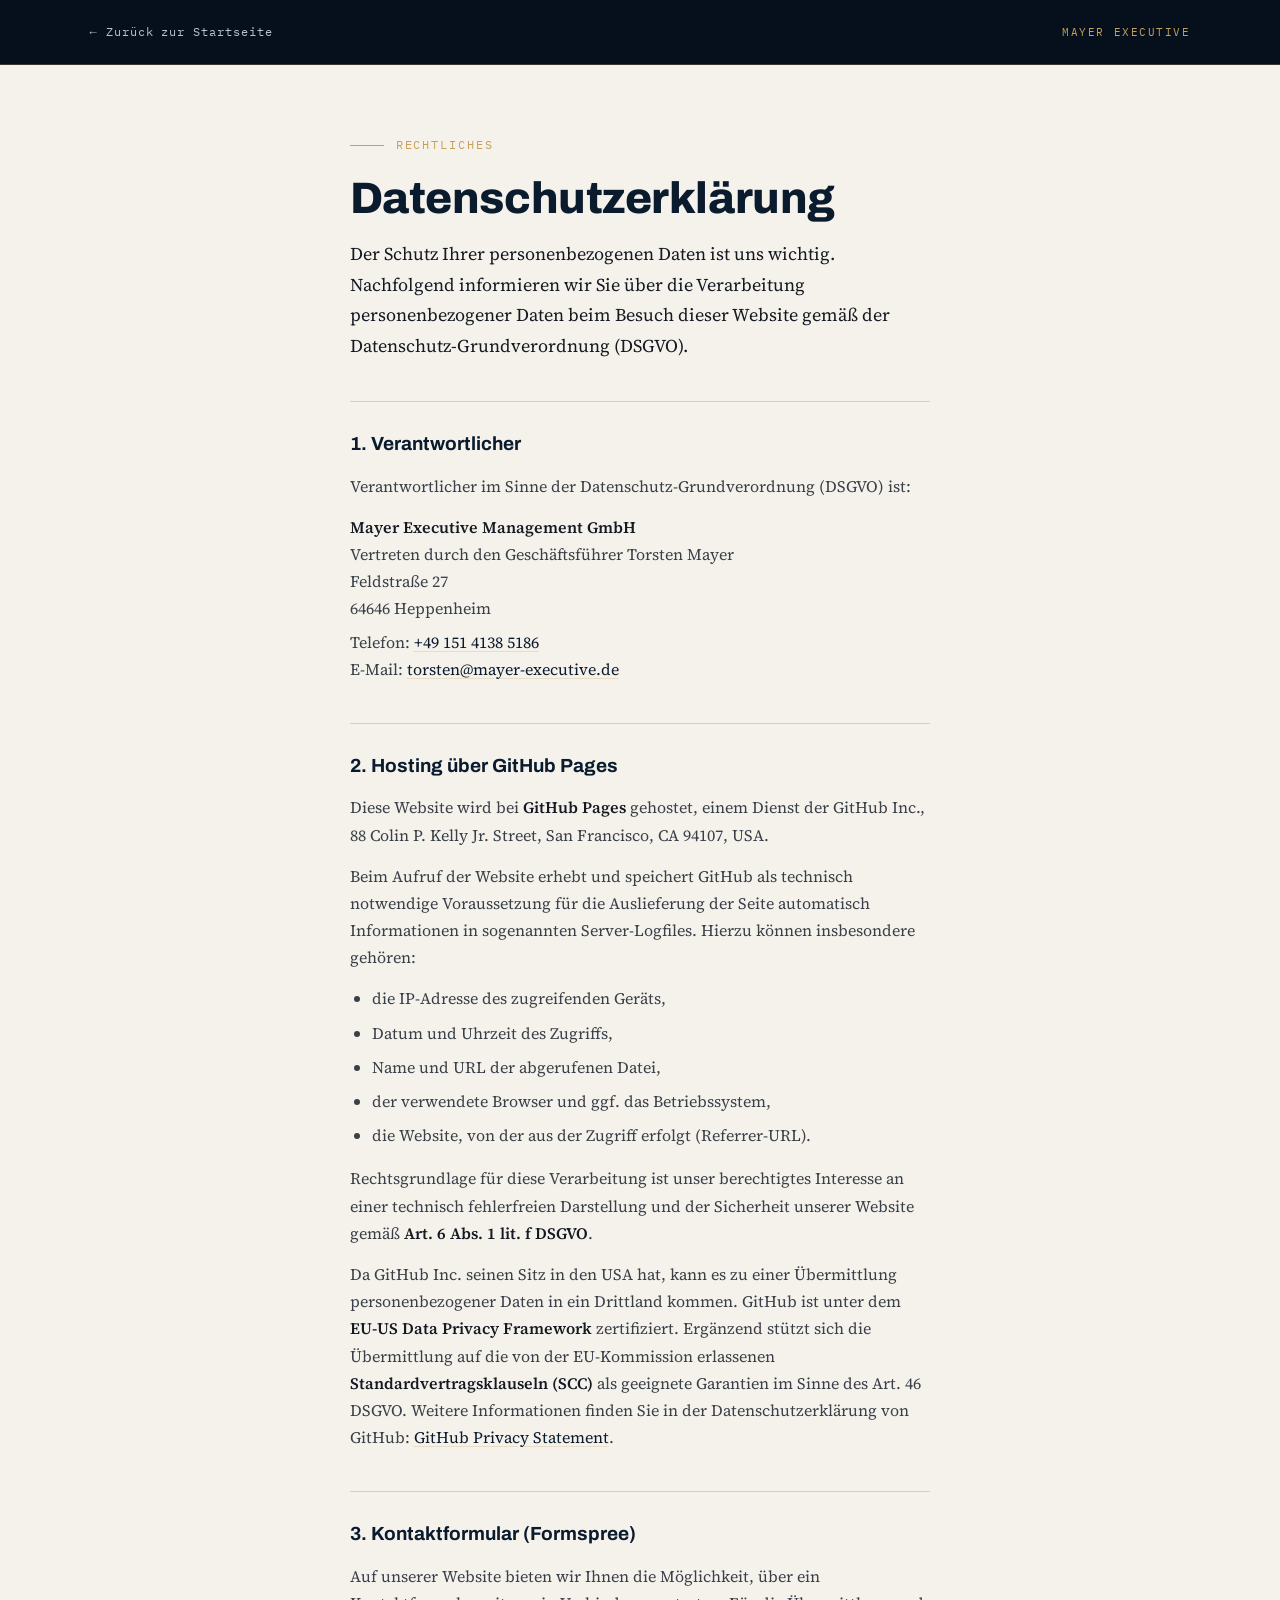
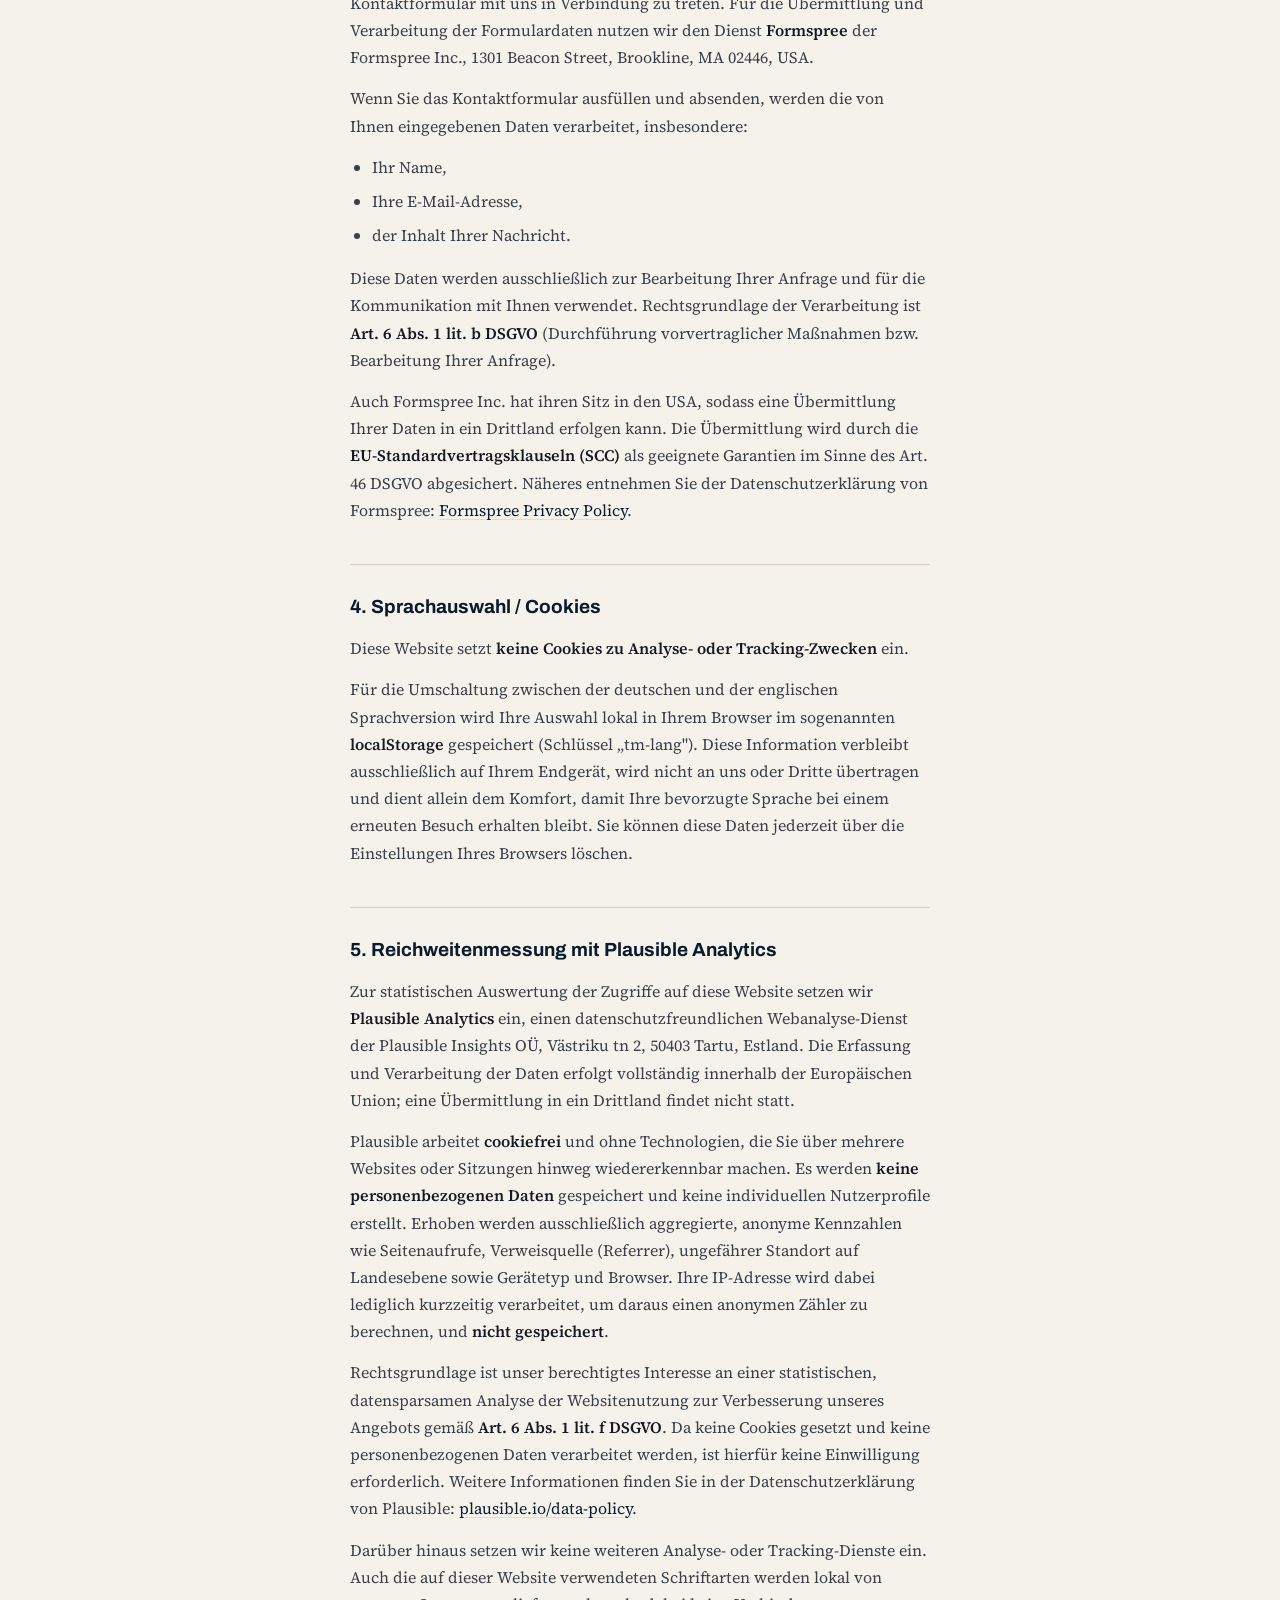
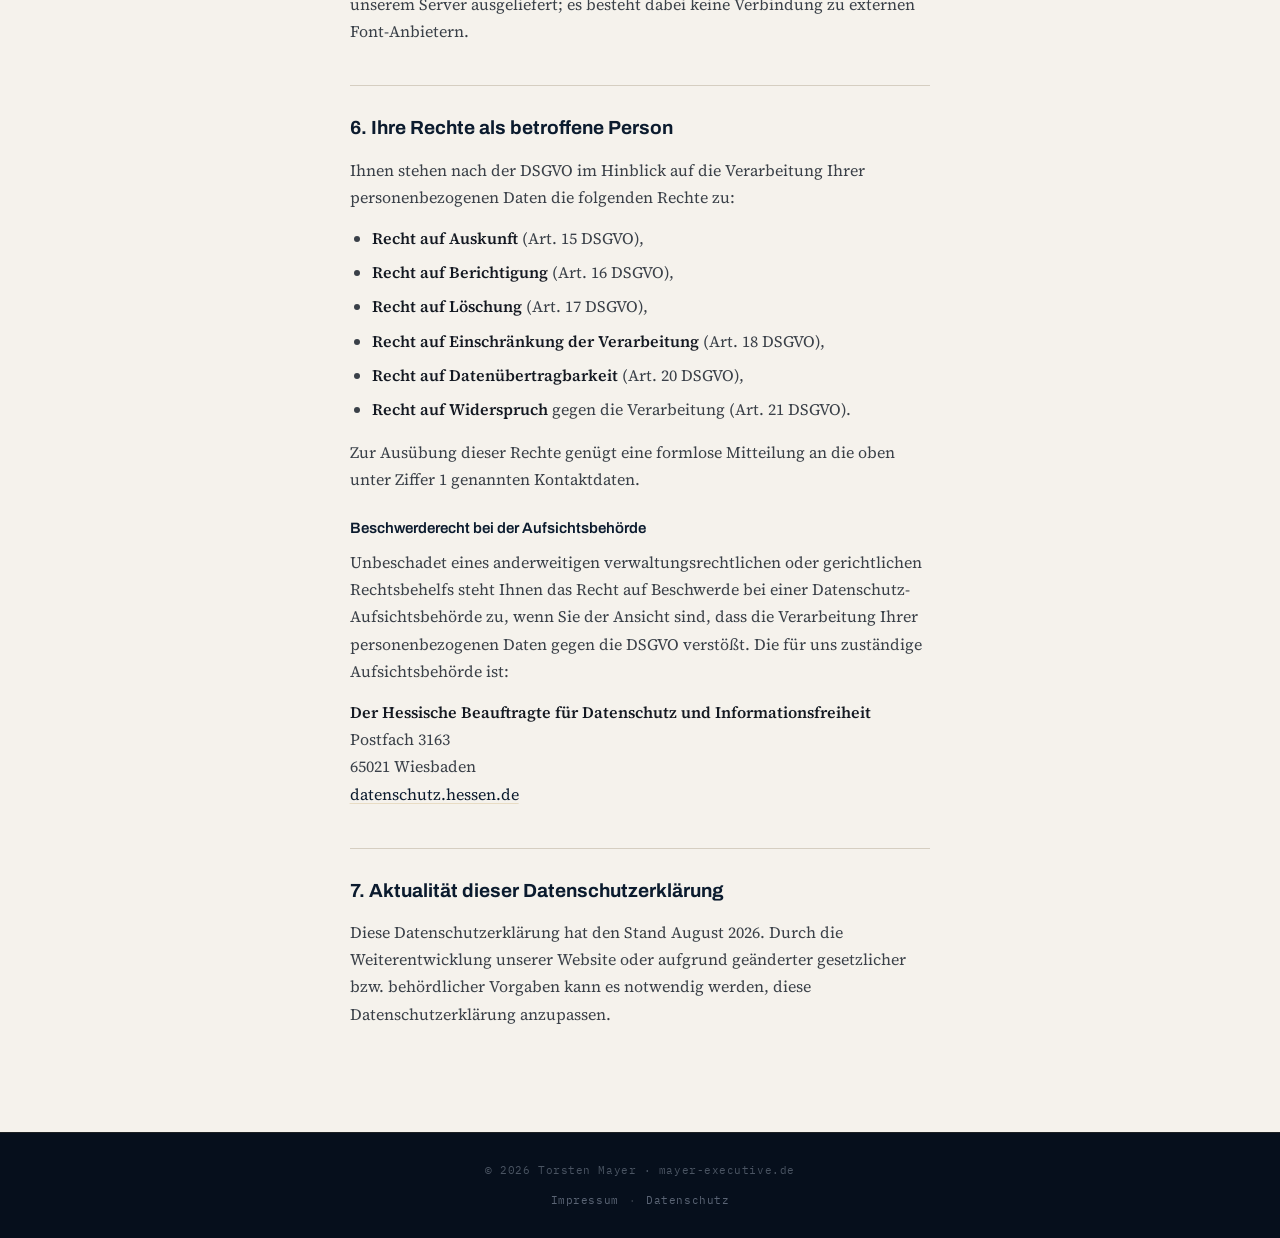
<file: datenschutz.html>
<!DOCTYPE html>
<html lang="de">
<head>
<meta charset="UTF-8">
<meta name="viewport" content="width=device-width, initial-scale=1.0">
<title>Datenschutzerklärung, Mayer Executive Management GmbH</title>
<meta name="description" content="Datenschutzerklärung der Mayer Executive Management GmbH. Informationen zur Verarbeitung personenbezogener Daten nach DSGVO.">
<meta name="robots" content="index,follow">
<link rel="stylesheet" href="fonts.css">
<style>
  :root{
    --navy:#0B1B2E;
    --navy-deep:#060F1C;
    --gold:#C6A15B;
    --gold-bright:#D9BC7E;
    --paper:#F5F2EC;
    --ink:#141922;
    --ink-soft:#3A4048;
    --line:#D5CEC1;
    --line-dark:rgba(198,161,91,0.28);
  }
  *{margin:0;padding:0;box-sizing:border-box}
  html{scroll-behavior:smooth}
  body{
    font-family:'Source Serif 4',Georgia,serif;
    color:var(--ink);
    background:var(--paper);
    line-height:1.7;
    -webkit-font-smoothing:antialiased;
  }
  /* ---------- dark header ---------- */
  .legal-header{
    background:var(--navy-deep);
    color:var(--paper);
    padding:22px 7vw;
    display:flex;align-items:center;justify-content:space-between;
    gap:20px;
    border-bottom:1px solid var(--line-dark);
  }
  .back-link{
    font-family:'IBM Plex Mono',monospace;
    font-size:12px;letter-spacing:0.08em;
    color:#B9C1CC;text-decoration:none;
    display:inline-flex;align-items:center;gap:8px;
    transition:color .2s;
  }
  .back-link:hover{color:var(--gold)}
  .header-brand{
    font-family:'IBM Plex Mono',monospace;
    font-size:11px;letter-spacing:0.14em;text-transform:uppercase;
    color:var(--gold);
  }
  /* ---------- content ---------- */
  main{
    max-width:760px;
    margin:0 auto;
    padding:70px 7vw 90px;
  }
  .eyebrow{
    font-family:'IBM Plex Mono',monospace;
    font-size:12px;letter-spacing:0.16em;text-transform:uppercase;
    color:var(--gold);
    display:flex;align-items:center;gap:12px;
    margin-bottom:18px;
  }
  .eyebrow::before{content:"";width:34px;height:1px;background:var(--gold)}
  h1{
    font-family:'Archivo',sans-serif;
    font-weight:800;
    font-size:clamp(30px,5vw,44px);
    line-height:1.12;
    letter-spacing:-0.01em;
    color:var(--navy);
    margin-bottom:16px;
  }
  .intro{color:var(--ink);font-size:18px;margin-bottom:40px}
  h2{
    font-family:'Archivo',sans-serif;
    font-weight:700;
    font-size:19px;
    color:var(--navy);
    margin:40px 0 12px;
    padding-top:26px;
    border-top:1px solid var(--line);
  }
  h3{
    font-family:'Archivo',sans-serif;
    font-weight:600;
    font-size:15px;
    color:var(--navy);
    margin:22px 0 8px;
  }
  p{margin-bottom:14px;color:var(--ink-soft)}
  ul{margin:0 0 16px 22px;color:var(--ink-soft)}
  li{margin-bottom:7px}
  a{color:var(--navy);text-decoration:underline;text-decoration-color:var(--line-dark);text-underline-offset:3px;transition:color .2s}
  a:hover{color:var(--gold)}
  strong{color:var(--ink);font-weight:600}
  .block{margin-bottom:6px}
  .label{
    font-family:'IBM Plex Mono',monospace;
    font-size:11px;letter-spacing:0.1em;text-transform:uppercase;
    color:var(--gold);
    display:block;margin:22px 0 4px;
  }
  /* ---------- footer ---------- */
  footer{
    background:var(--navy-deep);color:#4A5462;text-align:center;
    padding:28px;font-family:'IBM Plex Mono',monospace;
    font-size:11px;letter-spacing:0.05em;
    border-top:1px solid rgba(198,161,91,0.12);
  }
  footer a{color:#5A6474;text-decoration:none;transition:color .2s}
  footer a:hover{color:var(--gold)}
  footer .sep{color:#333B47;margin:0 10px}
</style>
</head>
<body>

<header class="legal-header">
  <a class="back-link" href="index.html">← Zurück zur Startseite</a>
  <span class="header-brand">Mayer Executive</span>
</header>

<main>
  <div class="eyebrow">Rechtliches</div>
  <h1>Datenschutzerklärung</h1>
  <p class="intro">Der Schutz Ihrer personenbezogenen Daten ist uns wichtig. Nachfolgend informieren wir Sie über die Verarbeitung personenbezogener Daten beim Besuch dieser Website gemäß der Datenschutz-Grundverordnung (DSGVO).</p>

  <h2>1. Verantwortlicher</h2>
  <p>Verantwortlicher im Sinne der Datenschutz-Grundverordnung (DSGVO) ist:</p>
  <p class="block"><strong>Mayer Executive Management GmbH</strong><br>
  Vertreten durch den Geschäftsführer Torsten Mayer<br>
  Feldstraße 27<br>
  64646 Heppenheim</p>
  <p class="block">Telefon: <a href="tel:+4915141385186">+49 151 4138 5186</a><br>
  E-Mail: <a href="mailto:torsten@mayer-executive.de">torsten@mayer-executive.de</a></p>

  <h2>2. Hosting über GitHub Pages</h2>
  <p>Diese Website wird bei <strong>GitHub Pages</strong> gehostet, einem Dienst der GitHub Inc., 88 Colin P. Kelly Jr. Street, San Francisco, CA 94107, USA.</p>
  <p>Beim Aufruf der Website erhebt und speichert GitHub als technisch notwendige Voraussetzung für die Auslieferung der Seite automatisch Informationen in sogenannten Server-Logfiles. Hierzu können insbesondere gehören:</p>
  <ul>
    <li>die IP-Adresse des zugreifenden Geräts,</li>
    <li>Datum und Uhrzeit des Zugriffs,</li>
    <li>Name und URL der abgerufenen Datei,</li>
    <li>der verwendete Browser und ggf. das Betriebssystem,</li>
    <li>die Website, von der aus der Zugriff erfolgt (Referrer-URL).</li>
  </ul>
  <p>Rechtsgrundlage für diese Verarbeitung ist unser berechtigtes Interesse an einer technisch fehlerfreien Darstellung und der Sicherheit unserer Website gemäß <strong>Art. 6 Abs. 1 lit. f DSGVO</strong>.</p>
  <p>Da GitHub Inc. seinen Sitz in den USA hat, kann es zu einer Übermittlung personenbezogener Daten in ein Drittland kommen. GitHub ist unter dem <strong>EU-US Data Privacy Framework</strong> zertifiziert. Ergänzend stützt sich die Übermittlung auf die von der EU-Kommission erlassenen <strong>Standardvertragsklauseln (SCC)</strong> als geeignete Garantien im Sinne des Art. 46 DSGVO. Weitere Informationen finden Sie in der Datenschutzerklärung von GitHub: <a href="https://docs.github.com/de/site-policy/privacy-policies/github-general-privacy-statement" target="_blank" rel="noopener">GitHub Privacy Statement</a>.</p>

  <h2>3. Kontaktformular (Formspree)</h2>
  <p>Auf unserer Website bieten wir Ihnen die Möglichkeit, über ein Kontaktformular mit uns in Verbindung zu treten. Für die Übermittlung und Verarbeitung der Formulardaten nutzen wir den Dienst <strong>Formspree</strong> der Formspree Inc., 1301 Beacon Street, Brookline, MA 02446, USA.</p>
  <p>Wenn Sie das Kontaktformular ausfüllen und absenden, werden die von Ihnen eingegebenen Daten verarbeitet, insbesondere:</p>
  <ul>
    <li>Ihr Name,</li>
    <li>Ihre E-Mail-Adresse,</li>
    <li>der Inhalt Ihrer Nachricht.</li>
  </ul>
  <p>Diese Daten werden ausschließlich zur Bearbeitung Ihrer Anfrage und für die Kommunikation mit Ihnen verwendet. Rechtsgrundlage der Verarbeitung ist <strong>Art. 6 Abs. 1 lit. b DSGVO</strong> (Durchführung vorvertraglicher Maßnahmen bzw. Bearbeitung Ihrer Anfrage).</p>
  <p>Auch Formspree Inc. hat ihren Sitz in den USA, sodass eine Übermittlung Ihrer Daten in ein Drittland erfolgen kann. Die Übermittlung wird durch die <strong>EU-Standardvertragsklauseln (SCC)</strong> als geeignete Garantien im Sinne des Art. 46 DSGVO abgesichert. Näheres entnehmen Sie der Datenschutzerklärung von Formspree: <a href="https://formspree.io/legal/privacy-policy/" target="_blank" rel="noopener">Formspree Privacy Policy</a>.</p>

  <h2>4. Sprachauswahl / Cookies</h2>
  <p>Diese Website setzt <strong>keine Cookies zu Analyse- oder Tracking-Zwecken</strong> ein.</p>
  <p>Für die Umschaltung zwischen der deutschen und der englischen Sprachversion wird Ihre Auswahl lokal in Ihrem Browser im sogenannten <strong>localStorage</strong> gespeichert (Schlüssel „tm-lang"). Diese Information verbleibt ausschließlich auf Ihrem Endgerät, wird nicht an uns oder Dritte übertragen und dient allein dem Komfort, damit Ihre bevorzugte Sprache bei einem erneuten Besuch erhalten bleibt. Sie können diese Daten jederzeit über die Einstellungen Ihres Browsers löschen.</p>

  <h2>5. Reichweitenmessung mit Plausible Analytics</h2>
  <p>Zur statistischen Auswertung der Zugriffe auf diese Website setzen wir <strong>Plausible Analytics</strong> ein, einen datenschutzfreundlichen Webanalyse-Dienst der Plausible Insights OÜ, Västriku tn 2, 50403 Tartu, Estland. Die Erfassung und Verarbeitung der Daten erfolgt vollständig innerhalb der Europäischen Union; eine Übermittlung in ein Drittland findet nicht statt.</p>
  <p>Plausible arbeitet <strong>cookiefrei</strong> und ohne Technologien, die Sie über mehrere Websites oder Sitzungen hinweg wiedererkennbar machen. Es werden <strong>keine personenbezogenen Daten</strong> gespeichert und keine individuellen Nutzerprofile erstellt. Erhoben werden ausschließlich aggregierte, anonyme Kennzahlen wie Seitenaufrufe, Verweisquelle (Referrer), ungefährer Standort auf Landesebene sowie Gerätetyp und Browser. Ihre IP-Adresse wird dabei lediglich kurzzeitig verarbeitet, um daraus einen anonymen Zähler zu berechnen, und <strong>nicht gespeichert</strong>.</p>
  <p>Rechtsgrundlage ist unser berechtigtes Interesse an einer statistischen, datensparsamen Analyse der Websitenutzung zur Verbesserung unseres Angebots gemäß <strong>Art. 6 Abs. 1 lit. f DSGVO</strong>. Da keine Cookies gesetzt und keine personenbezogenen Daten verarbeitet werden, ist hierfür keine Einwilligung erforderlich. Weitere Informationen finden Sie in der Datenschutzerklärung von Plausible: <a href="https://plausible.io/data-policy" target="_blank" rel="noopener">plausible.io/data-policy</a>.</p>
  <p>Darüber hinaus setzen wir keine weiteren Analyse- oder Tracking-Dienste ein. Auch die auf dieser Website verwendeten Schriftarten werden lokal von unserem Server ausgeliefert; es besteht dabei keine Verbindung zu externen Font-Anbietern.</p>

  <h2>6. Ihre Rechte als betroffene Person</h2>
  <p>Ihnen stehen nach der DSGVO im Hinblick auf die Verarbeitung Ihrer personenbezogenen Daten die folgenden Rechte zu:</p>
  <ul>
    <li><strong>Recht auf Auskunft</strong> (Art. 15 DSGVO),</li>
    <li><strong>Recht auf Berichtigung</strong> (Art. 16 DSGVO),</li>
    <li><strong>Recht auf Löschung</strong> (Art. 17 DSGVO),</li>
    <li><strong>Recht auf Einschränkung der Verarbeitung</strong> (Art. 18 DSGVO),</li>
    <li><strong>Recht auf Datenübertragbarkeit</strong> (Art. 20 DSGVO),</li>
    <li><strong>Recht auf Widerspruch</strong> gegen die Verarbeitung (Art. 21 DSGVO).</li>
  </ul>
  <p>Zur Ausübung dieser Rechte genügt eine formlose Mitteilung an die oben unter Ziffer 1 genannten Kontaktdaten.</p>

  <h3>Beschwerderecht bei der Aufsichtsbehörde</h3>
  <p>Unbeschadet eines anderweitigen verwaltungsrechtlichen oder gerichtlichen Rechtsbehelfs steht Ihnen das Recht auf Beschwerde bei einer Datenschutz-Aufsichtsbehörde zu, wenn Sie der Ansicht sind, dass die Verarbeitung Ihrer personenbezogenen Daten gegen die DSGVO verstößt. Die für uns zuständige Aufsichtsbehörde ist:</p>
  <p class="block"><strong>Der Hessische Beauftragte für Datenschutz und Informationsfreiheit</strong><br>
  Postfach 3163<br>
  65021 Wiesbaden<br>
  <a href="https://datenschutz.hessen.de" target="_blank" rel="noopener">datenschutz.hessen.de</a></p>

  <h2>7. Aktualität dieser Datenschutzerklärung</h2>
  <p>Diese Datenschutzerklärung hat den Stand August 2026. Durch die Weiterentwicklung unserer Website oder aufgrund geänderter gesetzlicher bzw. behördlicher Vorgaben kann es notwendig werden, diese Datenschutzerklärung anzupassen.</p>
</main>

<footer>
  © 2026 Torsten Mayer · mayer-executive.de
  <div style="margin-top:12px">
    <a href="impressum.html">Impressum</a><span class="sep">·</span><a href="datenschutz.html">Datenschutz</a>
  </div>
</footer>

</body>
</html>
</file>
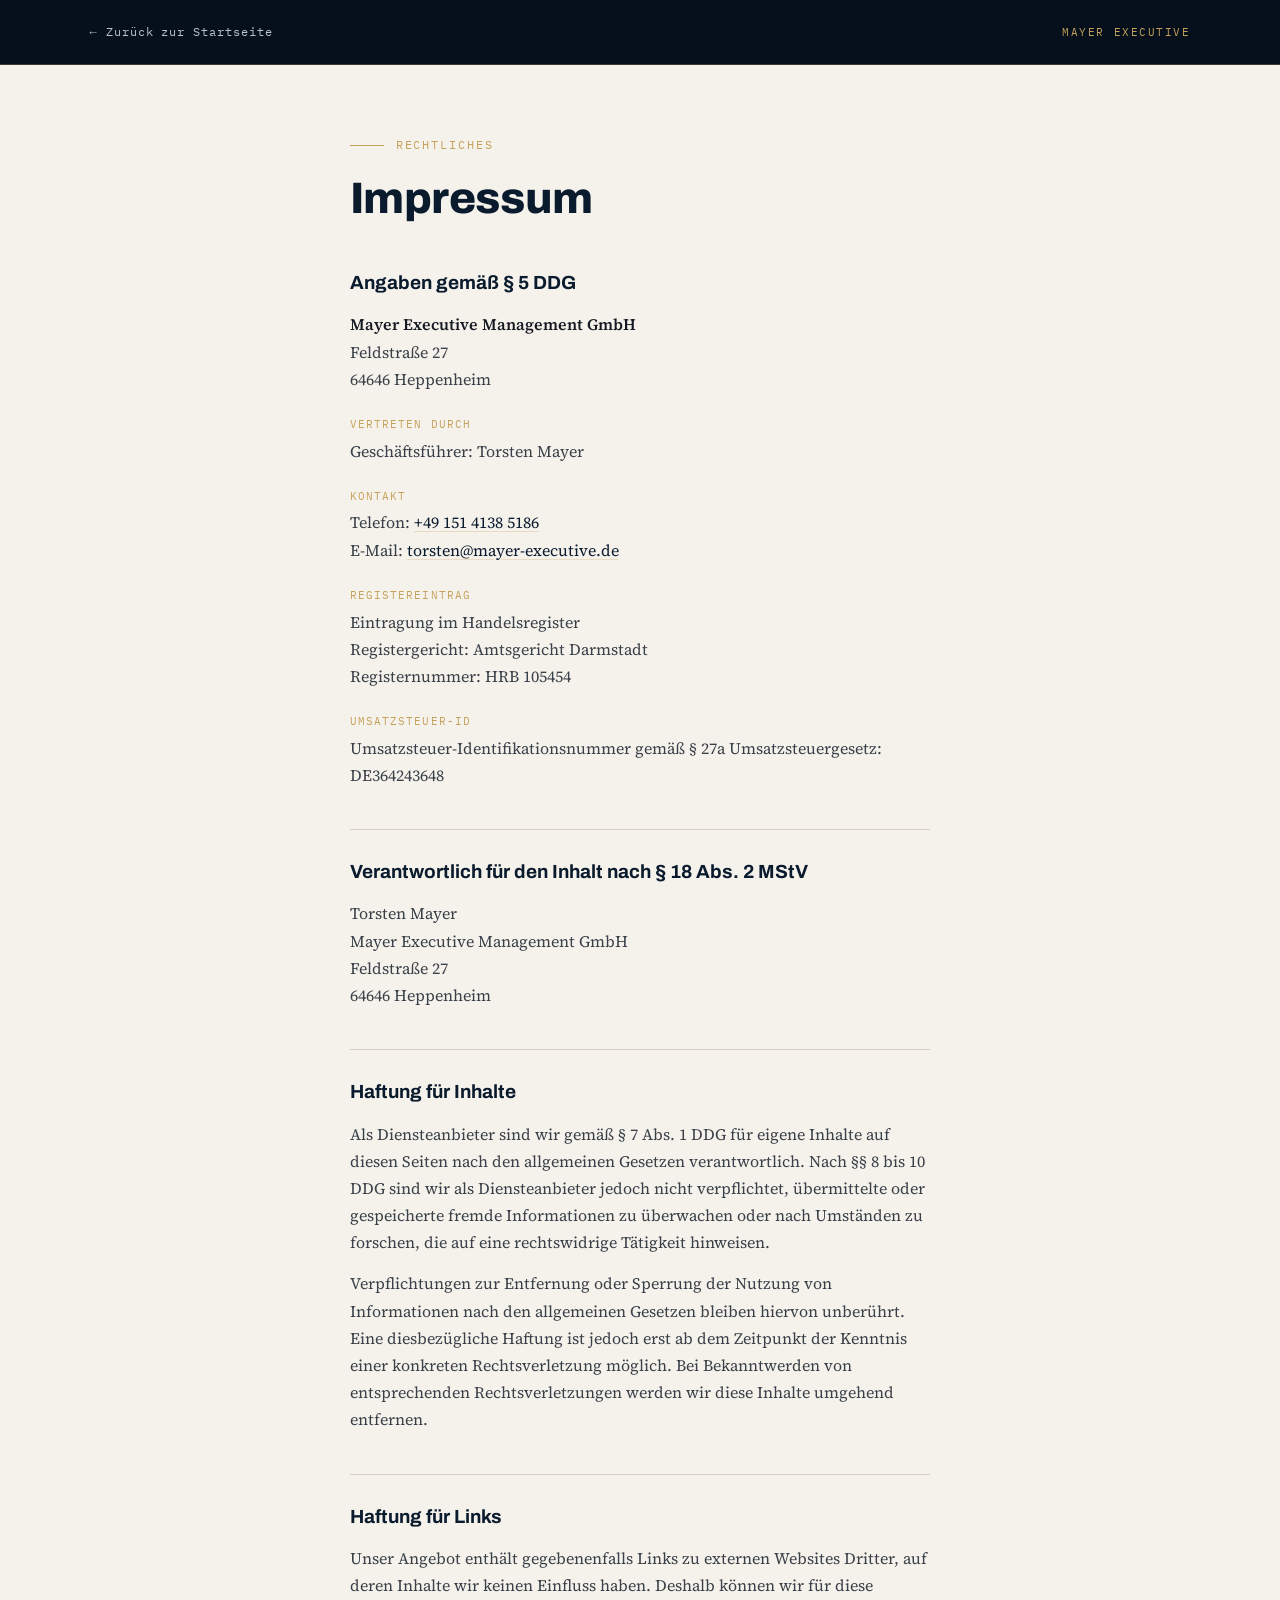
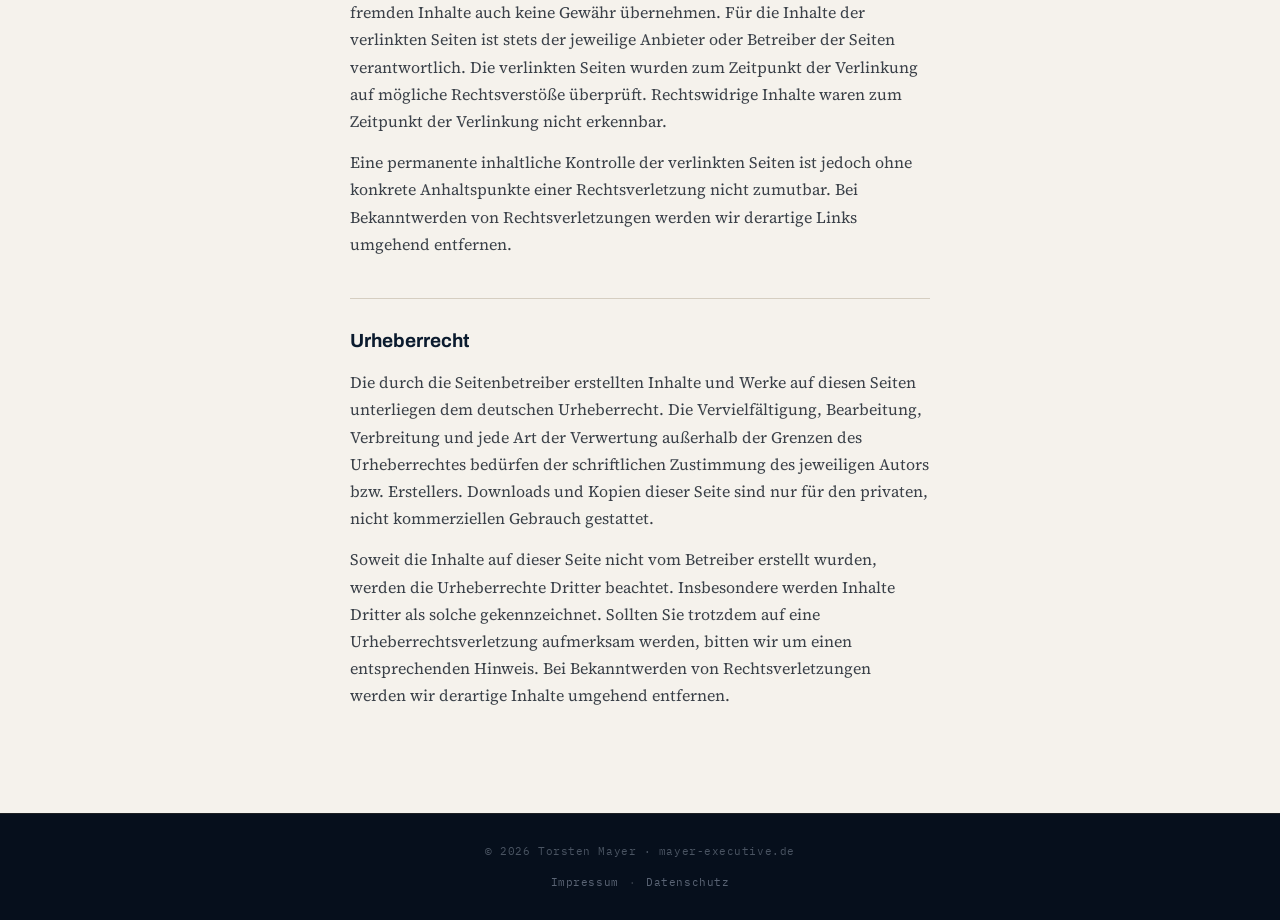
<file: impressum.html>
<!DOCTYPE html>
<html lang="de">
<head>
<meta charset="UTF-8">
<meta name="viewport" content="width=device-width, initial-scale=1.0">
<title>Impressum, Mayer Executive Management GmbH</title>
<meta name="description" content="Impressum der Mayer Executive Management GmbH, Heppenheim. Angaben gemäß § 5 DDG.">
<meta name="robots" content="index,follow">
<link rel="stylesheet" href="fonts.css">
<style>
  :root{
    --navy:#0B1B2E;
    --navy-deep:#060F1C;
    --gold:#C6A15B;
    --gold-bright:#D9BC7E;
    --paper:#F5F2EC;
    --ink:#141922;
    --ink-soft:#3A4048;
    --line:#D5CEC1;
    --line-dark:rgba(198,161,91,0.28);
  }
  *{margin:0;padding:0;box-sizing:border-box}
  html{scroll-behavior:smooth}
  body{
    font-family:'Source Serif 4',Georgia,serif;
    color:var(--ink);
    background:var(--paper);
    line-height:1.7;
    -webkit-font-smoothing:antialiased;
  }
  /* ---------- dark header ---------- */
  .legal-header{
    background:var(--navy-deep);
    color:var(--paper);
    padding:22px 7vw;
    display:flex;align-items:center;justify-content:space-between;
    gap:20px;
    border-bottom:1px solid var(--line-dark);
  }
  .back-link{
    font-family:'IBM Plex Mono',monospace;
    font-size:12px;letter-spacing:0.08em;
    color:#B9C1CC;text-decoration:none;
    display:inline-flex;align-items:center;gap:8px;
    transition:color .2s;
  }
  .back-link:hover{color:var(--gold)}
  .header-brand{
    font-family:'IBM Plex Mono',monospace;
    font-size:11px;letter-spacing:0.14em;text-transform:uppercase;
    color:var(--gold);
  }
  /* ---------- content ---------- */
  main{
    max-width:760px;
    margin:0 auto;
    padding:70px 7vw 90px;
  }
  .eyebrow{
    font-family:'IBM Plex Mono',monospace;
    font-size:12px;letter-spacing:0.16em;text-transform:uppercase;
    color:var(--gold);
    display:flex;align-items:center;gap:12px;
    margin-bottom:18px;
  }
  .eyebrow::before{content:"";width:34px;height:1px;background:var(--gold)}
  h1{
    font-family:'Archivo',sans-serif;
    font-weight:800;
    font-size:clamp(30px,5vw,44px);
    line-height:1.12;
    letter-spacing:-0.01em;
    color:var(--navy);
    margin-bottom:44px;
  }
  h2{
    font-family:'Archivo',sans-serif;
    font-weight:700;
    font-size:19px;
    color:var(--navy);
    margin:40px 0 12px;
    padding-top:26px;
    border-top:1px solid var(--line);
  }
  h2:first-of-type{border-top:none;padding-top:0;margin-top:0}
  p{margin-bottom:14px;color:var(--ink-soft)}
  .lead{color:var(--ink);font-size:18px}
  a{color:var(--navy);text-decoration:underline;text-decoration-color:var(--line-dark);text-underline-offset:3px;transition:color .2s}
  a:hover{color:var(--gold)}
  strong{color:var(--ink);font-weight:600}
  .block{margin-bottom:6px}
  .label{
    font-family:'IBM Plex Mono',monospace;
    font-size:11px;letter-spacing:0.1em;text-transform:uppercase;
    color:var(--gold);
    display:block;margin:22px 0 4px;
  }
  /* ---------- footer ---------- */
  footer{
    background:var(--navy-deep);color:#4A5462;text-align:center;
    padding:28px;font-family:'IBM Plex Mono',monospace;
    font-size:11px;letter-spacing:0.05em;
    border-top:1px solid rgba(198,161,91,0.12);
  }
  footer a{color:#5A6474;text-decoration:none;transition:color .2s}
  footer a:hover{color:var(--gold)}
  footer .sep{color:#333B47;margin:0 10px}
</style>
</head>
<body>

<header class="legal-header">
  <a class="back-link" href="index.html">← Zurück zur Startseite</a>
  <span class="header-brand">Mayer Executive</span>
</header>

<main>
  <div class="eyebrow">Rechtliches</div>
  <h1>Impressum</h1>

  <h2>Angaben gemäß § 5 DDG</h2>
  <p class="block"><strong>Mayer Executive Management GmbH</strong><br>
  Feldstraße 27<br>
  64646 Heppenheim</p>

  <span class="label">Vertreten durch</span>
  <p>Geschäftsführer: Torsten Mayer</p>

  <span class="label">Kontakt</span>
  <p class="block">Telefon: <a href="tel:+4915141385186">+49 151 4138 5186</a><br>
  E-Mail: <a href="mailto:torsten@mayer-executive.de">torsten@mayer-executive.de</a></p>

  <span class="label">Registereintrag</span>
  <p class="block">Eintragung im Handelsregister<br>
  Registergericht: Amtsgericht Darmstadt<br>
  Registernummer: HRB 105454</p>

  <span class="label">Umsatzsteuer-ID</span>
  <p>Umsatzsteuer-Identifikationsnummer gemäß § 27a Umsatzsteuergesetz:<br>
  DE364243648</p>

  <h2>Verantwortlich für den Inhalt nach § 18 Abs. 2 MStV</h2>
  <p class="block">Torsten Mayer<br>
  Mayer Executive Management GmbH<br>
  Feldstraße 27<br>
  64646 Heppenheim</p>

  <h2>Haftung für Inhalte</h2>
  <p>Als Diensteanbieter sind wir gemäß § 7 Abs. 1 DDG für eigene Inhalte auf diesen Seiten nach den allgemeinen Gesetzen verantwortlich. Nach §§ 8 bis 10 DDG sind wir als Diensteanbieter jedoch nicht verpflichtet, übermittelte oder gespeicherte fremde Informationen zu überwachen oder nach Umständen zu forschen, die auf eine rechtswidrige Tätigkeit hinweisen.</p>
  <p>Verpflichtungen zur Entfernung oder Sperrung der Nutzung von Informationen nach den allgemeinen Gesetzen bleiben hiervon unberührt. Eine diesbezügliche Haftung ist jedoch erst ab dem Zeitpunkt der Kenntnis einer konkreten Rechtsverletzung möglich. Bei Bekanntwerden von entsprechenden Rechtsverletzungen werden wir diese Inhalte umgehend entfernen.</p>

  <h2>Haftung für Links</h2>
  <p>Unser Angebot enthält gegebenenfalls Links zu externen Websites Dritter, auf deren Inhalte wir keinen Einfluss haben. Deshalb können wir für diese fremden Inhalte auch keine Gewähr übernehmen. Für die Inhalte der verlinkten Seiten ist stets der jeweilige Anbieter oder Betreiber der Seiten verantwortlich. Die verlinkten Seiten wurden zum Zeitpunkt der Verlinkung auf mögliche Rechtsverstöße überprüft. Rechtswidrige Inhalte waren zum Zeitpunkt der Verlinkung nicht erkennbar.</p>
  <p>Eine permanente inhaltliche Kontrolle der verlinkten Seiten ist jedoch ohne konkrete Anhaltspunkte einer Rechtsverletzung nicht zumutbar. Bei Bekanntwerden von Rechtsverletzungen werden wir derartige Links umgehend entfernen.</p>

  <h2>Urheberrecht</h2>
  <p>Die durch die Seitenbetreiber erstellten Inhalte und Werke auf diesen Seiten unterliegen dem deutschen Urheberrecht. Die Vervielfältigung, Bearbeitung, Verbreitung und jede Art der Verwertung außerhalb der Grenzen des Urheberrechtes bedürfen der schriftlichen Zustimmung des jeweiligen Autors bzw. Erstellers. Downloads und Kopien dieser Seite sind nur für den privaten, nicht kommerziellen Gebrauch gestattet.</p>
  <p>Soweit die Inhalte auf dieser Seite nicht vom Betreiber erstellt wurden, werden die Urheberrechte Dritter beachtet. Insbesondere werden Inhalte Dritter als solche gekennzeichnet. Sollten Sie trotzdem auf eine Urheberrechtsverletzung aufmerksam werden, bitten wir um einen entsprechenden Hinweis. Bei Bekanntwerden von Rechtsverletzungen werden wir derartige Inhalte umgehend entfernen.</p>
</main>

<footer>
  © 2026 Torsten Mayer · mayer-executive.de
  <div style="margin-top:12px">
    <a href="impressum.html">Impressum</a><span class="sep">·</span><a href="datenschutz.html">Datenschutz</a>
  </div>
</footer>

</body>
</html>
</file>
<file: fonts.css>
﻿/* Self-hosted fonts (Archivo, Source Serif 4, IBM Plex Mono) - latin + latin-ext subsets. Downloaded from Google Fonts, served locally for GDPR compliance. */

@font-face {
  font-family: 'Archivo';
  font-style: normal;
  font-weight: 500;
  font-display: swap;
  src: url(fonts/archivo-500-normal-latinext.woff2) format('woff2');
  unicode-range: U+0100-02BA, U+02BD-02C5, U+02C7-02CC, U+02CE-02D7, U+02DD-02FF, U+0304, U+0308, U+0329, U+1D00-1DBF, U+1E00-1E9F, U+1EF2-1EFF, U+2020, U+20A0-20AB, U+20AD-20C0, U+2113, U+2C60-2C7F, U+A720-A7FF;
}

@font-face {
  font-family: 'Archivo';
  font-style: normal;
  font-weight: 500;
  font-display: swap;
  src: url(fonts/archivo-500-normal-latin.woff2) format('woff2');
  unicode-range: U+0000-00FF, U+0131, U+0152-0153, U+02BB-02BC, U+02C6, U+02DA, U+02DC, U+0304, U+0308, U+0329, U+2000-206F, U+20AC, U+2122, U+2191, U+2193, U+2212, U+2215, U+FEFF, U+FFFD;
}

@font-face {
  font-family: 'Archivo';
  font-style: normal;
  font-weight: 600;
  font-display: swap;
  src: url(fonts/archivo-600-normal-latinext.woff2) format('woff2');
  unicode-range: U+0100-02BA, U+02BD-02C5, U+02C7-02CC, U+02CE-02D7, U+02DD-02FF, U+0304, U+0308, U+0329, U+1D00-1DBF, U+1E00-1E9F, U+1EF2-1EFF, U+2020, U+20A0-20AB, U+20AD-20C0, U+2113, U+2C60-2C7F, U+A720-A7FF;
}

@font-face {
  font-family: 'Archivo';
  font-style: normal;
  font-weight: 600;
  font-display: swap;
  src: url(fonts/archivo-600-normal-latin.woff2) format('woff2');
  unicode-range: U+0000-00FF, U+0131, U+0152-0153, U+02BB-02BC, U+02C6, U+02DA, U+02DC, U+0304, U+0308, U+0329, U+2000-206F, U+20AC, U+2122, U+2191, U+2193, U+2212, U+2215, U+FEFF, U+FFFD;
}

@font-face {
  font-family: 'Archivo';
  font-style: normal;
  font-weight: 700;
  font-display: swap;
  src: url(fonts/archivo-700-normal-latinext.woff2) format('woff2');
  unicode-range: U+0100-02BA, U+02BD-02C5, U+02C7-02CC, U+02CE-02D7, U+02DD-02FF, U+0304, U+0308, U+0329, U+1D00-1DBF, U+1E00-1E9F, U+1EF2-1EFF, U+2020, U+20A0-20AB, U+20AD-20C0, U+2113, U+2C60-2C7F, U+A720-A7FF;
}

@font-face {
  font-family: 'Archivo';
  font-style: normal;
  font-weight: 700;
  font-display: swap;
  src: url(fonts/archivo-700-normal-latin.woff2) format('woff2');
  unicode-range: U+0000-00FF, U+0131, U+0152-0153, U+02BB-02BC, U+02C6, U+02DA, U+02DC, U+0304, U+0308, U+0329, U+2000-206F, U+20AC, U+2122, U+2191, U+2193, U+2212, U+2215, U+FEFF, U+FFFD;
}

@font-face {
  font-family: 'Archivo';
  font-style: normal;
  font-weight: 800;
  font-display: swap;
  src: url(fonts/archivo-800-normal-latinext.woff2) format('woff2');
  unicode-range: U+0100-02BA, U+02BD-02C5, U+02C7-02CC, U+02CE-02D7, U+02DD-02FF, U+0304, U+0308, U+0329, U+1D00-1DBF, U+1E00-1E9F, U+1EF2-1EFF, U+2020, U+20A0-20AB, U+20AD-20C0, U+2113, U+2C60-2C7F, U+A720-A7FF;
}

@font-face {
  font-family: 'Archivo';
  font-style: normal;
  font-weight: 800;
  font-display: swap;
  src: url(fonts/archivo-800-normal-latin.woff2) format('woff2');
  unicode-range: U+0000-00FF, U+0131, U+0152-0153, U+02BB-02BC, U+02C6, U+02DA, U+02DC, U+0304, U+0308, U+0329, U+2000-206F, U+20AC, U+2122, U+2191, U+2193, U+2212, U+2215, U+FEFF, U+FFFD;
}

@font-face {
  font-family: 'Archivo';
  font-style: normal;
  font-weight: 900;
  font-display: swap;
  src: url(fonts/archivo-900-normal-latinext.woff2) format('woff2');
  unicode-range: U+0100-02BA, U+02BD-02C5, U+02C7-02CC, U+02CE-02D7, U+02DD-02FF, U+0304, U+0308, U+0329, U+1D00-1DBF, U+1E00-1E9F, U+1EF2-1EFF, U+2020, U+20A0-20AB, U+20AD-20C0, U+2113, U+2C60-2C7F, U+A720-A7FF;
}

@font-face {
  font-family: 'Archivo';
  font-style: normal;
  font-weight: 900;
  font-display: swap;
  src: url(fonts/archivo-900-normal-latin.woff2) format('woff2');
  unicode-range: U+0000-00FF, U+0131, U+0152-0153, U+02BB-02BC, U+02C6, U+02DA, U+02DC, U+0304, U+0308, U+0329, U+2000-206F, U+20AC, U+2122, U+2191, U+2193, U+2212, U+2215, U+FEFF, U+FFFD;
}

@font-face {
  font-family: 'IBM Plex Mono';
  font-style: normal;
  font-weight: 400;
  font-display: swap;
  src: url(fonts/ibmplexmono-400-normal-latinext.woff2) format('woff2');
  unicode-range: U+0100-02BA, U+02BD-02C5, U+02C7-02CC, U+02CE-02D7, U+02DD-02FF, U+0304, U+0308, U+0329, U+1D00-1DBF, U+1E00-1E9F, U+1EF2-1EFF, U+2020, U+20A0-20AB, U+20AD-20C0, U+2113, U+2C60-2C7F, U+A720-A7FF;
}

@font-face {
  font-family: 'IBM Plex Mono';
  font-style: normal;
  font-weight: 400;
  font-display: swap;
  src: url(fonts/ibmplexmono-400-normal-latin.woff2) format('woff2');
  unicode-range: U+0000-00FF, U+0131, U+0152-0153, U+02BB-02BC, U+02C6, U+02DA, U+02DC, U+0304, U+0308, U+0329, U+2000-206F, U+20AC, U+2122, U+2191, U+2193, U+2212, U+2215, U+FEFF, U+FFFD;
}

@font-face {
  font-family: 'IBM Plex Mono';
  font-style: normal;
  font-weight: 500;
  font-display: swap;
  src: url(fonts/ibmplexmono-500-normal-latinext.woff2) format('woff2');
  unicode-range: U+0100-02BA, U+02BD-02C5, U+02C7-02CC, U+02CE-02D7, U+02DD-02FF, U+0304, U+0308, U+0329, U+1D00-1DBF, U+1E00-1E9F, U+1EF2-1EFF, U+2020, U+20A0-20AB, U+20AD-20C0, U+2113, U+2C60-2C7F, U+A720-A7FF;
}

@font-face {
  font-family: 'IBM Plex Mono';
  font-style: normal;
  font-weight: 500;
  font-display: swap;
  src: url(fonts/ibmplexmono-500-normal-latin.woff2) format('woff2');
  unicode-range: U+0000-00FF, U+0131, U+0152-0153, U+02BB-02BC, U+02C6, U+02DA, U+02DC, U+0304, U+0308, U+0329, U+2000-206F, U+20AC, U+2122, U+2191, U+2193, U+2212, U+2215, U+FEFF, U+FFFD;
}

@font-face {
  font-family: 'Source Serif 4';
  font-style: italic;
  font-weight: 400;
  font-display: swap;
  src: url(fonts/sourceserif4-400-italic-latinext.woff2) format('woff2');
  unicode-range: U+0100-02BA, U+02BD-02C5, U+02C7-02CC, U+02CE-02D7, U+02DD-02FF, U+0304, U+0308, U+0329, U+1D00-1DBF, U+1E00-1E9F, U+1EF2-1EFF, U+2020, U+20A0-20AB, U+20AD-20C0, U+2113, U+2C60-2C7F, U+A720-A7FF;
}

@font-face {
  font-family: 'Source Serif 4';
  font-style: italic;
  font-weight: 400;
  font-display: swap;
  src: url(fonts/sourceserif4-400-italic-latin.woff2) format('woff2');
  unicode-range: U+0000-00FF, U+0131, U+0152-0153, U+02BB-02BC, U+02C6, U+02DA, U+02DC, U+0304, U+0308, U+0329, U+2000-206F, U+20AC, U+2122, U+2191, U+2193, U+2212, U+2215, U+FEFF, U+FFFD;
}

@font-face {
  font-family: 'Source Serif 4';
  font-style: normal;
  font-weight: 400;
  font-display: swap;
  src: url(fonts/sourceserif4-400-normal-latinext.woff2) format('woff2');
  unicode-range: U+0100-02BA, U+02BD-02C5, U+02C7-02CC, U+02CE-02D7, U+02DD-02FF, U+0304, U+0308, U+0329, U+1D00-1DBF, U+1E00-1E9F, U+1EF2-1EFF, U+2020, U+20A0-20AB, U+20AD-20C0, U+2113, U+2C60-2C7F, U+A720-A7FF;
}

@font-face {
  font-family: 'Source Serif 4';
  font-style: normal;
  font-weight: 400;
  font-display: swap;
  src: url(fonts/sourceserif4-400-normal-latin.woff2) format('woff2');
  unicode-range: U+0000-00FF, U+0131, U+0152-0153, U+02BB-02BC, U+02C6, U+02DA, U+02DC, U+0304, U+0308, U+0329, U+2000-206F, U+20AC, U+2122, U+2191, U+2193, U+2212, U+2215, U+FEFF, U+FFFD;
}

@font-face {
  font-family: 'Source Serif 4';
  font-style: normal;
  font-weight: 500;
  font-display: swap;
  src: url(fonts/sourceserif4-500-normal-latinext.woff2) format('woff2');
  unicode-range: U+0100-02BA, U+02BD-02C5, U+02C7-02CC, U+02CE-02D7, U+02DD-02FF, U+0304, U+0308, U+0329, U+1D00-1DBF, U+1E00-1E9F, U+1EF2-1EFF, U+2020, U+20A0-20AB, U+20AD-20C0, U+2113, U+2C60-2C7F, U+A720-A7FF;
}

@font-face {
  font-family: 'Source Serif 4';
  font-style: normal;
  font-weight: 500;
  font-display: swap;
  src: url(fonts/sourceserif4-500-normal-latin.woff2) format('woff2');
  unicode-range: U+0000-00FF, U+0131, U+0152-0153, U+02BB-02BC, U+02C6, U+02DA, U+02DC, U+0304, U+0308, U+0329, U+2000-206F, U+20AC, U+2122, U+2191, U+2193, U+2212, U+2215, U+FEFF, U+FFFD;
}

@font-face {
  font-family: 'Source Serif 4';
  font-style: normal;
  font-weight: 600;
  font-display: swap;
  src: url(fonts/sourceserif4-600-normal-latinext.woff2) format('woff2');
  unicode-range: U+0100-02BA, U+02BD-02C5, U+02C7-02CC, U+02CE-02D7, U+02DD-02FF, U+0304, U+0308, U+0329, U+1D00-1DBF, U+1E00-1E9F, U+1EF2-1EFF, U+2020, U+20A0-20AB, U+20AD-20C0, U+2113, U+2C60-2C7F, U+A720-A7FF;
}

@font-face {
  font-family: 'Source Serif 4';
  font-style: normal;
  font-weight: 600;
  font-display: swap;
  src: url(fonts/sourceserif4-600-normal-latin.woff2) format('woff2');
  unicode-range: U+0000-00FF, U+0131, U+0152-0153, U+02BB-02BC, U+02C6, U+02DA, U+02DC, U+0304, U+0308, U+0329, U+2000-206F, U+20AC, U+2122, U+2191, U+2193, U+2212, U+2215, U+FEFF, U+FFFD;
}
</file>
